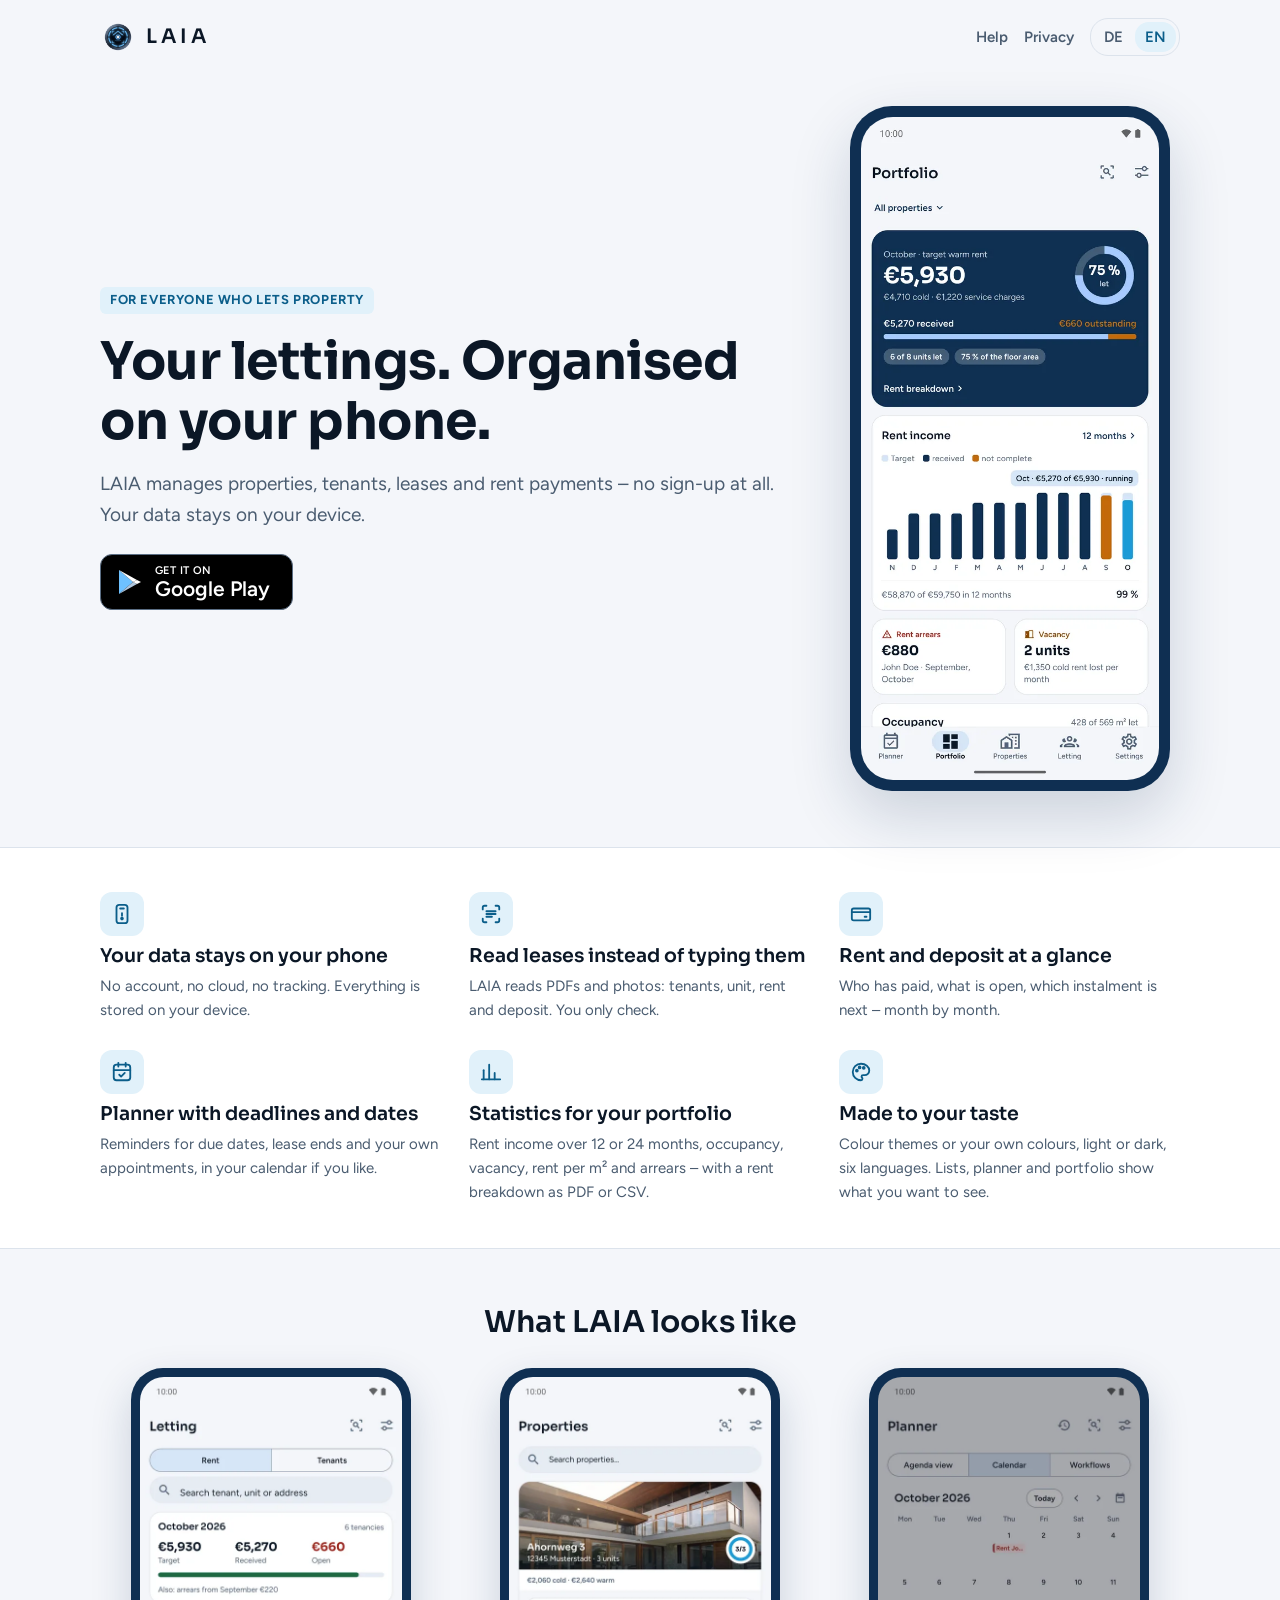
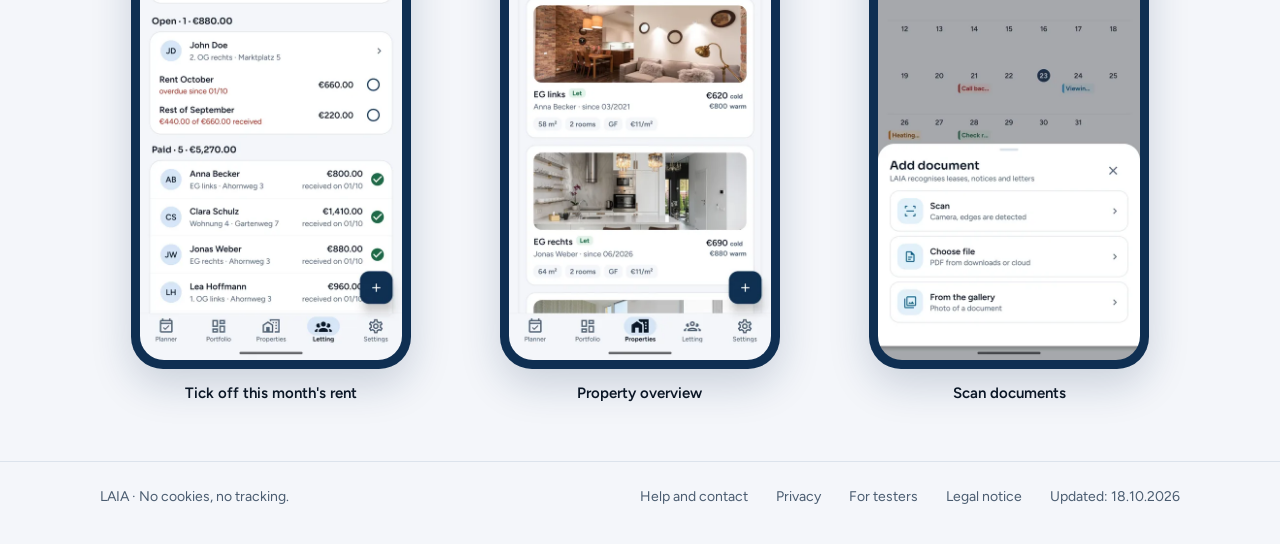
<file: index.html>
<!doctype html>
<html lang="en">
<head>
<meta charset="utf-8">
<meta name="viewport" content="width=device-width, initial-scale=1">
<title>LAIA</title>
<link rel="icon" href="/favicon.png" type="image/png">
<script>location.replace((navigator.language || '').toLowerCase().indexOf('de') === 0 ? '/de/' : '/en/');</script>
</head>
<body>
<p><a href="/de/">Deutsch</a> · <a href="/en/">English</a></p>
</body>
</html>
</file>
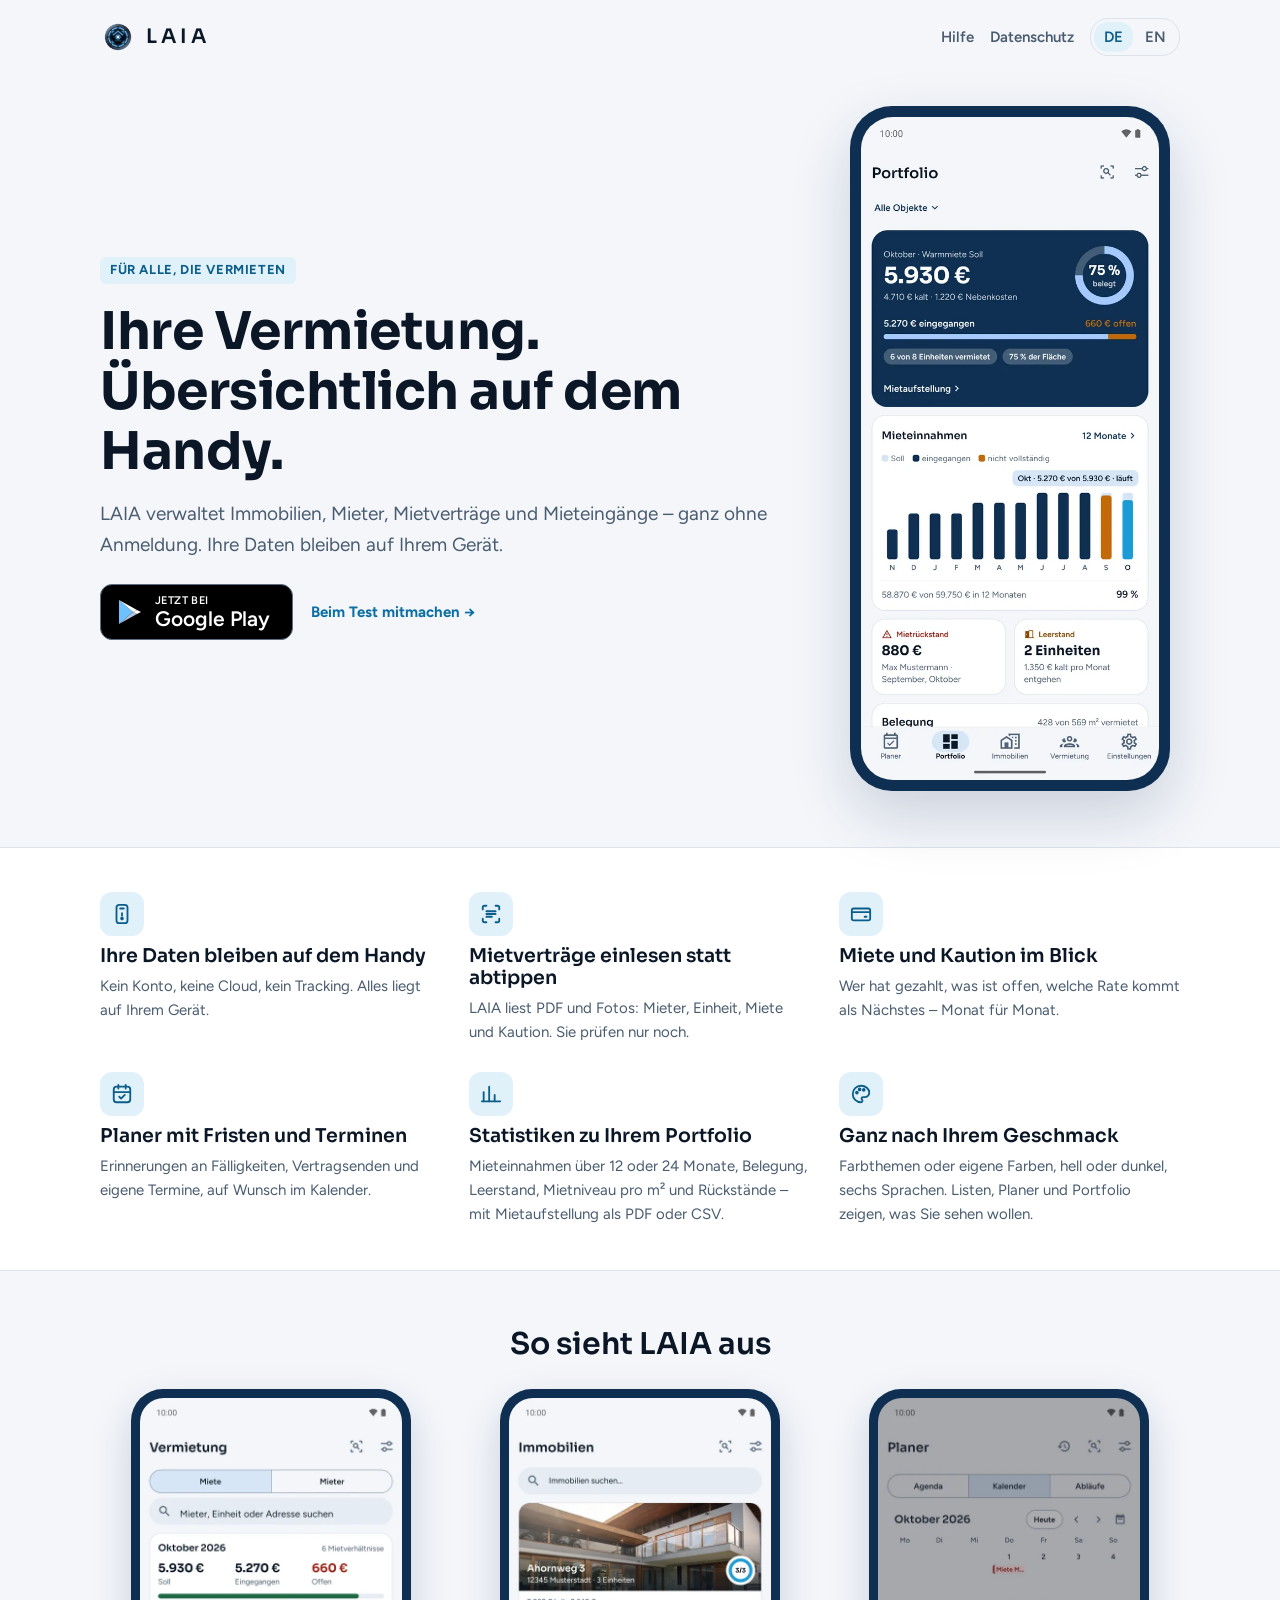
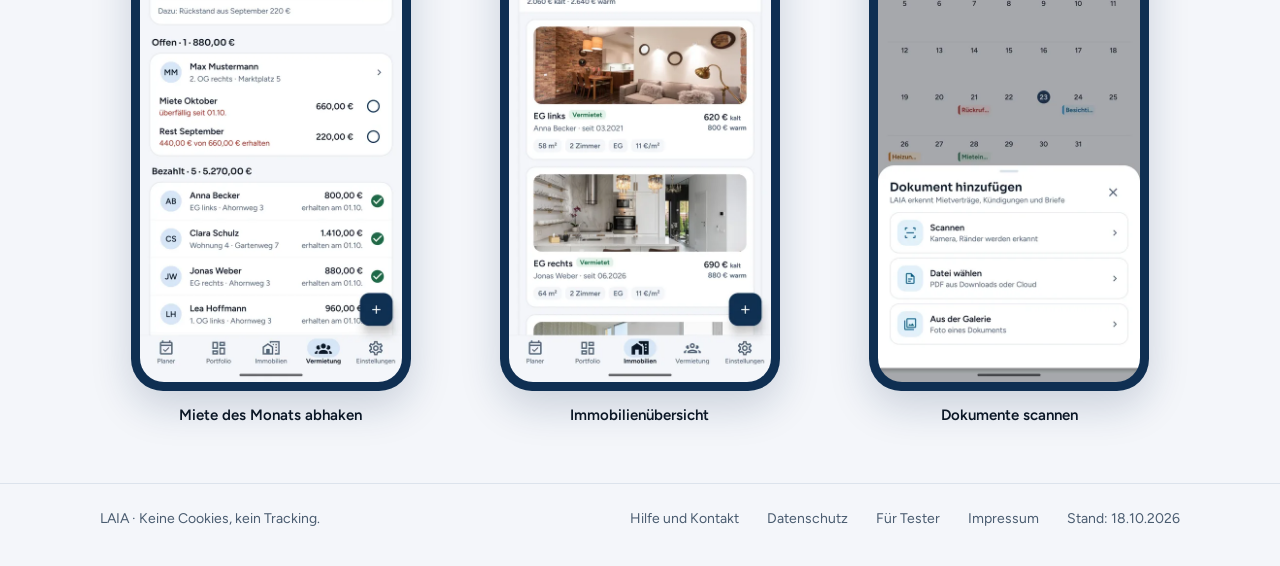
<file: de/index.html>
<!doctype html>
<html lang="de">
<head>
<meta charset="utf-8">
<meta name="viewport" content="width=device-width, initial-scale=1">
<title>LAIA – Vermietung übersichtlich auf dem Handy</title>
<meta name="description" content="LAIA verwaltet Immobilien, Mieter, Mietverträge und Mieteingänge – ganz ohne Anmeldung, die Daten bleiben auf dem Handy.">
<link rel="icon" href="/favicon.png" type="image/png">
<link rel="apple-touch-icon" href="/apple-touch-icon.png">
<link rel="stylesheet" href="/styles.css">
<link rel="alternate" hreflang="en" href="/en/">
</head>
<body>
<header class="site-header">
  <div class="wrap">
    <a class="brand" href="/de/"><img src="/logo.png" alt="" width="36" height="36"><span>LAIA</span></a>
    <nav class="site-nav" aria-label="Seiten">
      <a href="/de/hilfe.html">Hilfe</a>
      <a href="/de/datenschutz.html">Datenschutz</a>
      <span class="lang"><a href="/de/" lang="de" aria-current="true">DE</a><a href="/en/" lang="en">EN</a></span>
    </nav>
  </div>
</header>
<main>
  <section class="hero">
    <div class="wrap">
      <div class="hero-text">
        <span class="eyebrow">Für alle, die vermieten</span>
        <h1>Ihre Vermietung. Übersichtlich auf dem Handy.</h1>
        <p class="lead">LAIA verwaltet Immobilien, Mieter, Mietverträge und Mieteingänge – ganz ohne Anmeldung. Ihre Daten bleiben auf Ihrem Gerät.</p>
        <div class="actions">
          <a class="store-badge" href="https://play.google.com/store/apps/details?id=app.laia" aria-label="LAIA bei Google Play">
            <svg width="26" height="28" viewBox="0 0 26 28" aria-hidden="true"><path d="M2 2l14 12L2 26z" fill="#6EC1FF"/><path d="M2 2l18 10-4 2z" fill="#FFFFFF"/><path d="M2 26l18-10-4-2z" fill="#AFC6DE"/><path d="M20 12l4 2-4 2-4-2z" fill="#FFFFFF"/></svg>
            <span><small>JETZT BEI</small><strong>Google Play</strong></span>
          </a>
          <a class="text-link" href="/de/tester.html">Beim Test mitmachen →</a>
        </div>
      </div>
      <div class="phone">
        <div class="frame"><img src="/screens/de/portfolio.webp" width="540" height="1202" alt="LAIA: Portfolio mit dem Mieteingang des Monats"></div>
      </div>
    </div>
  </section>

  <section class="strengths" aria-label="Stärken">
    <div class="wrap">
      <div class="strength">
        <span class="icon"><svg width="22" height="22" viewBox="0 0 24 24" fill="none" stroke="currentColor" stroke-width="2" stroke-linecap="round" stroke-linejoin="round" aria-hidden="true"><rect x="6" y="2" width="12" height="20" rx="3"/><path d="M10 6h4"/><path d="M12 11v3"/><circle cx="12" cy="17" r="1"/></svg></span>
        <h2>Ihre Daten bleiben auf dem Handy</h2>
        <p>Kein Konto, keine Cloud, kein Tracking. Alles liegt auf Ihrem Gerät.</p>
      </div>
      <div class="strength">
        <span class="icon"><svg width="22" height="22" viewBox="0 0 24 24" fill="none" stroke="currentColor" stroke-width="2" stroke-linecap="round" stroke-linejoin="round" aria-hidden="true"><path d="M3 7V5a2 2 0 0 1 2-2h2M17 3h2a2 2 0 0 1 2 2v2M21 17v2a2 2 0 0 1-2 2h-2M7 21H5a2 2 0 0 1-2-2v-2"/><path d="M7 9h10M7 12h10M7 15h6"/></svg></span>
        <h2>Mietverträge einlesen statt abtippen</h2>
        <p>LAIA liest PDF und Fotos: Mieter, Einheit, Miete und Kaution. Sie prüfen nur noch.</p>
      </div>
      <div class="strength">
        <span class="icon"><svg width="22" height="22" viewBox="0 0 24 24" fill="none" stroke="currentColor" stroke-width="2" stroke-linecap="round" stroke-linejoin="round" aria-hidden="true"><rect x="2" y="6" width="20" height="13" rx="2"/><path d="M2 10h20"/><path d="M16 15h2"/></svg></span>
        <h2>Miete und Kaution im Blick</h2>
        <p>Wer hat gezahlt, was ist offen, welche Rate kommt als Nächstes – Monat für Monat.</p>
      </div>
      <div class="strength">
        <span class="icon"><svg width="22" height="22" viewBox="0 0 24 24" fill="none" stroke="currentColor" stroke-width="2" stroke-linecap="round" stroke-linejoin="round" aria-hidden="true"><rect x="3" y="4" width="18" height="17" rx="3"/><path d="M8 2v4M16 2v4M3 10h18"/><path d="M9 15l2 2 4-4"/></svg></span>
        <h2>Planer mit Fristen und Terminen</h2>
        <p>Erinnerungen an Fälligkeiten, Vertragsenden und eigene Termine, auf Wunsch im Kalender.</p>
      </div>
      <div class="strength">
        <span class="icon"><svg width="22" height="22" viewBox="0 0 24 24" fill="none" stroke="currentColor" stroke-width="2" stroke-linecap="round" stroke-linejoin="round" aria-hidden="true"><path d="M4 20V10"/><path d="M10 20V4"/><path d="M16 20v-7"/><path d="M22 20H2"/></svg></span>
        <h2>Statistiken zu Ihrem Portfolio</h2>
        <p>Mieteinnahmen über 12 oder 24 Monate, Belegung, Leerstand, Mietniveau pro m² und Rückstände – mit Mietaufstellung als PDF oder CSV.</p>
      </div>
      <div class="strength">
        <span class="icon"><svg width="22" height="22" viewBox="0 0 24 24" fill="none" stroke="currentColor" stroke-width="2" stroke-linecap="round" stroke-linejoin="round" aria-hidden="true"><path d="M12 3a9 9 0 0 0 0 18c1.1 0 1.6-.8 1.6-1.6 0-.5-.2-.9-.5-1.2-.3-.3-.5-.7-.5-1.2 0-.9.7-1.6 1.6-1.6H16a5 5 0 0 0 5-5c0-4-4-7.4-9-7.4z"/><circle cx="7.5" cy="10.5" r="1"/><circle cx="10.5" cy="7" r="1"/><circle cx="15" cy="7.5" r="1"/></svg></span>
        <h2>Ganz nach Ihrem Geschmack</h2>
        <p>Farbthemen oder eigene Farben, hell oder dunkel, sechs Sprachen. Listen, Planer und Portfolio zeigen, was Sie sehen wollen.</p>
      </div>
    </div>
  </section>

  <section class="gallery" aria-label="Bilder der App">
    <div class="wrap">
      <h2>So sieht LAIA aus</h2>
      <div class="shots">
        <figure><div class="frame"><img src="/screens/de/miete.webp" width="540" height="1202" alt="Miete des Monats mit offenen Posten" loading="lazy"></div><figcaption>Miete des Monats abhaken</figcaption></figure>
        <figure><div class="frame"><img src="/screens/de/immobilien.webp" width="540" height="1202" alt="Gebäude, Adressen und Einheiten aufgeklappt, mit Fotos" loading="lazy"></div><figcaption>Immobilienübersicht</figcaption></figure>
        <figure><div class="frame"><img src="/screens/de/scannen.webp" width="540" height="1202" alt="Dokument hinzufügen über dem Kalender: scannen, Foto oder Datei" loading="lazy"></div><figcaption>Dokumente scannen</figcaption></figure>
      </div>
    </div>
  </section>
</main>
<footer class="site-footer">
  <div class="wrap">
    <span>LAIA · Keine Cookies, kein Tracking.</span>
    <a href="/de/hilfe.html">Hilfe und Kontakt</a>
    <a href="/de/datenschutz.html">Datenschutz</a>
    <a href="/de/tester.html">Für Tester</a>
    <a href="/de/impressum.html">Impressum</a>
    <span>Stand: 18.10.2026</span>
  </div>
</footer>
</body>
</html>
</file>
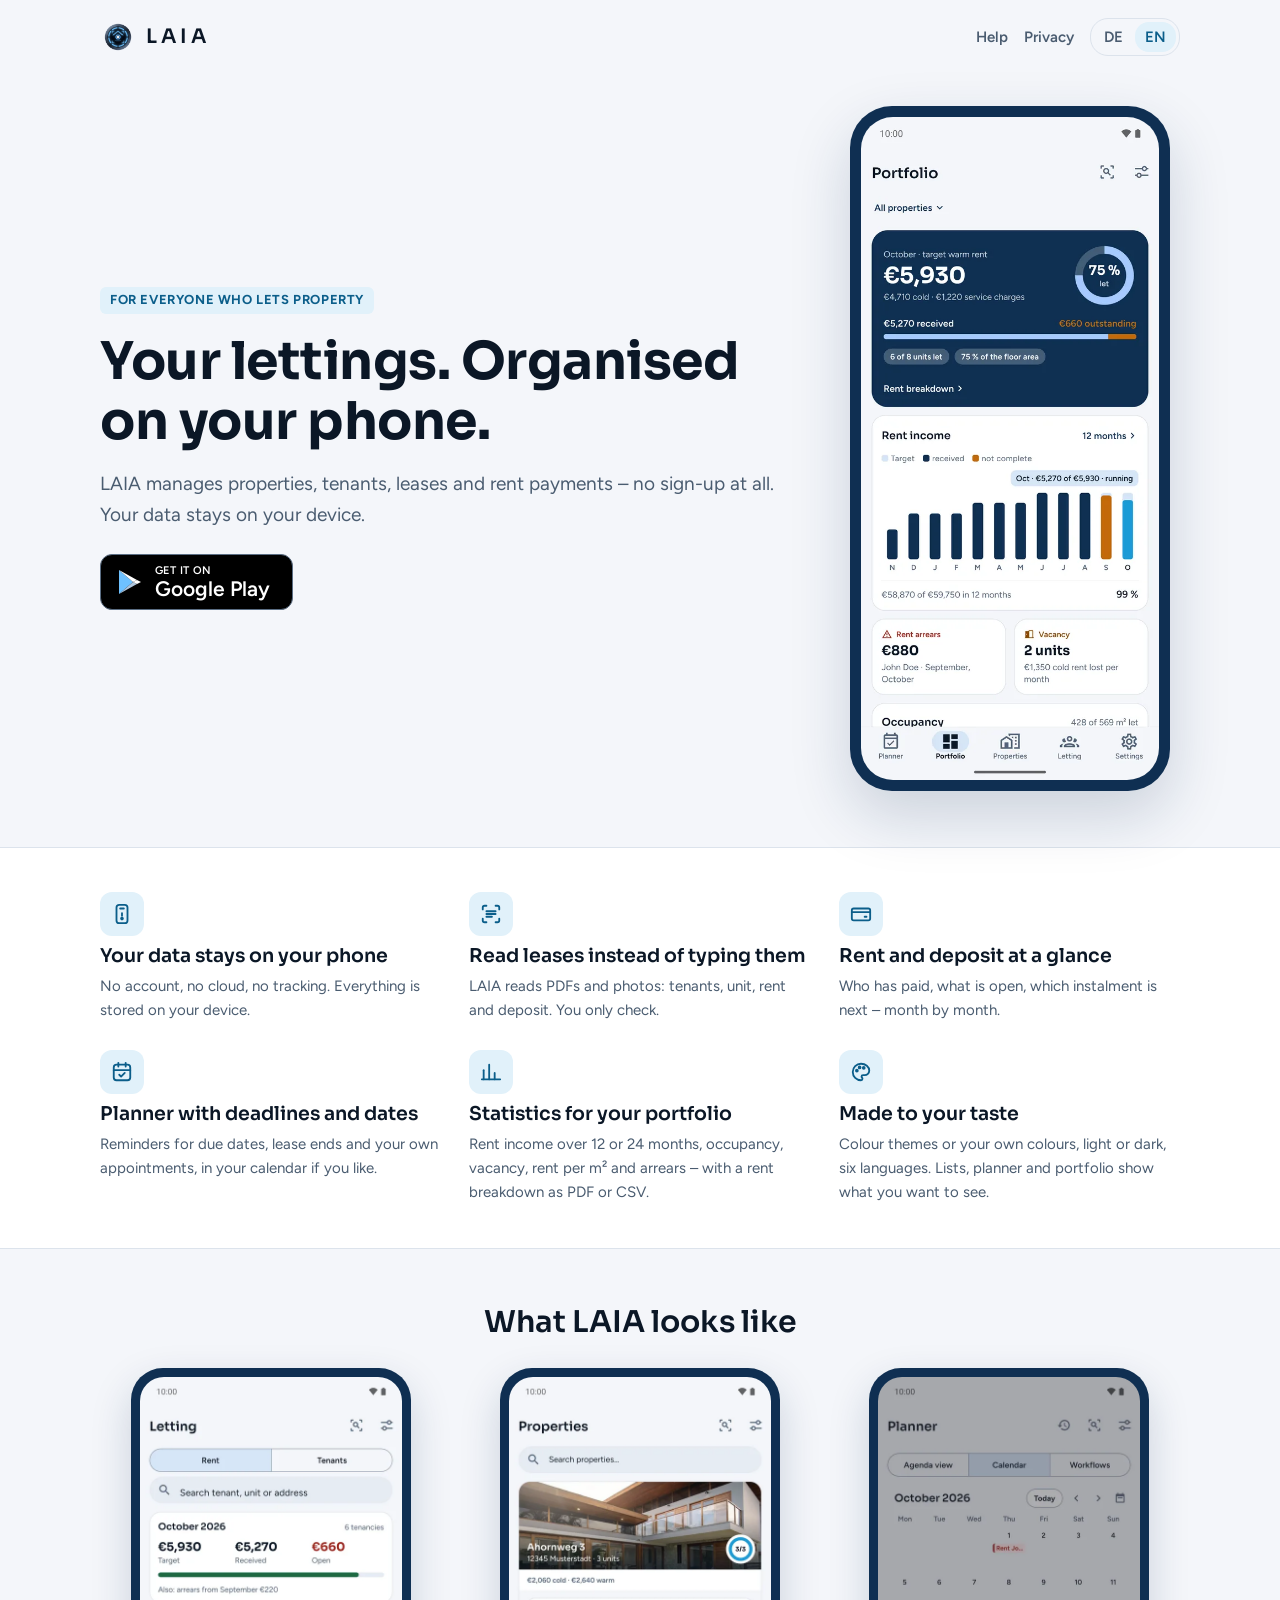
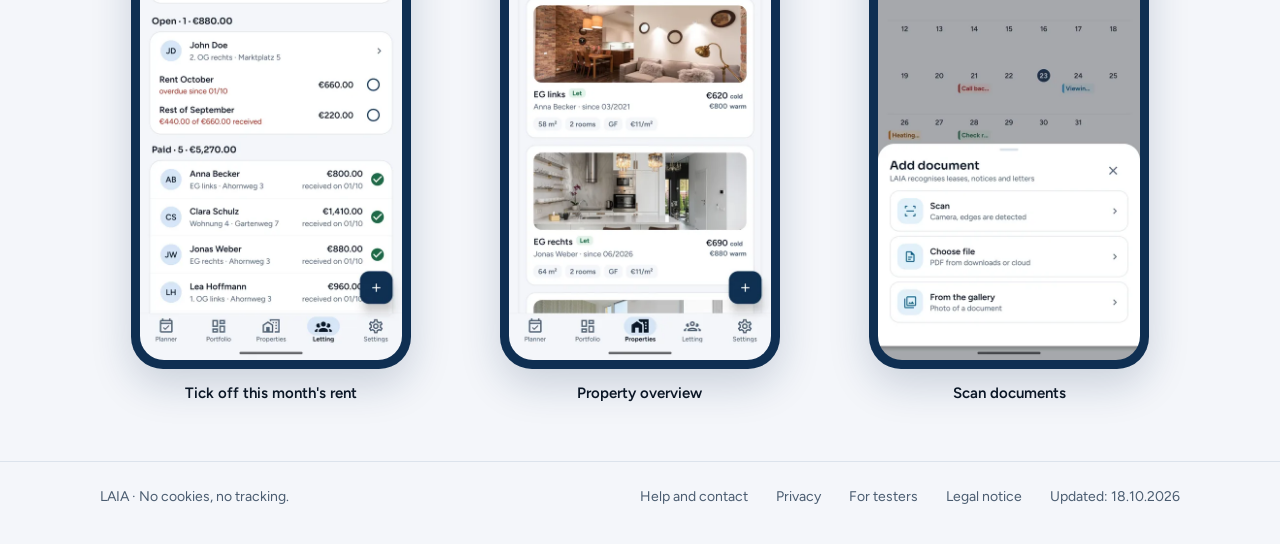
<file: en/index.html>
<!doctype html>
<html lang="en">
<head>
<meta charset="utf-8">
<meta name="viewport" content="width=device-width, initial-scale=1">
<title>LAIA – your lettings, organised on your phone</title>
<meta name="description" content="LAIA manages properties, tenants, leases and rent payments – no sign-up at all, your data stays on your phone.">
<link rel="icon" href="/favicon.png" type="image/png">
<link rel="apple-touch-icon" href="/apple-touch-icon.png">
<link rel="stylesheet" href="/styles.css">
<link rel="alternate" hreflang="de" href="/de/">
</head>
<body>
<header class="site-header">
  <div class="wrap">
    <a class="brand" href="/en/"><img src="/logo.png" alt="" width="36" height="36"><span>LAIA</span></a>
    <nav class="site-nav" aria-label="Pages">
      <a href="/en/help.html">Help</a>
      <a href="/en/privacy.html">Privacy</a>
      <span class="lang"><a href="/de/" lang="de">DE</a><a href="/en/" lang="en" aria-current="true">EN</a></span>
    </nav>
  </div>
</header>
<main>
  <section class="hero">
    <div class="wrap">
      <div class="hero-text">
        <span class="eyebrow">For everyone who lets property</span>
        <h1>Your lettings. Organised on your phone.</h1>
        <p class="lead">LAIA manages properties, tenants, leases and rent payments – no sign-up at all. Your data stays on your device.</p>
        <div class="actions">
          <a class="store-badge" href="https://play.google.com/store/apps/details?id=app.laia" aria-label="LAIA on Google Play">
            <svg width="26" height="28" viewBox="0 0 26 28" aria-hidden="true"><path d="M2 2l14 12L2 26z" fill="#6EC1FF"/><path d="M2 2l18 10-4 2z" fill="#FFFFFF"/><path d="M2 26l18-10-4-2z" fill="#AFC6DE"/><path d="M20 12l4 2-4 2-4-2z" fill="#FFFFFF"/></svg>
            <span><small>GET IT ON</small><strong>Google Play</strong></span>
          </a>
        </div>
      </div>
      <div class="phone">
        <div class="frame"><img src="/screens/en/portfolio.webp" width="540" height="1202" alt="LAIA: portfolio with this month's rent"></div>
      </div>
    </div>
  </section>

  <section class="strengths" aria-label="Strengths">
    <div class="wrap">
      <div class="strength">
        <span class="icon"><svg width="22" height="22" viewBox="0 0 24 24" fill="none" stroke="currentColor" stroke-width="2" stroke-linecap="round" stroke-linejoin="round" aria-hidden="true"><rect x="6" y="2" width="12" height="20" rx="3"/><path d="M10 6h4"/><path d="M12 11v3"/><circle cx="12" cy="17" r="1"/></svg></span>
        <h2>Your data stays on your phone</h2>
        <p>No account, no cloud, no tracking. Everything is stored on your device.</p>
      </div>
      <div class="strength">
        <span class="icon"><svg width="22" height="22" viewBox="0 0 24 24" fill="none" stroke="currentColor" stroke-width="2" stroke-linecap="round" stroke-linejoin="round" aria-hidden="true"><path d="M3 7V5a2 2 0 0 1 2-2h2M17 3h2a2 2 0 0 1 2 2v2M21 17v2a2 2 0 0 1-2 2h-2M7 21H5a2 2 0 0 1-2-2v-2"/><path d="M7 9h10M7 12h10M7 15h6"/></svg></span>
        <h2>Read leases instead of typing them</h2>
        <p>LAIA reads PDFs and photos: tenants, unit, rent and deposit. You only check.</p>
      </div>
      <div class="strength">
        <span class="icon"><svg width="22" height="22" viewBox="0 0 24 24" fill="none" stroke="currentColor" stroke-width="2" stroke-linecap="round" stroke-linejoin="round" aria-hidden="true"><rect x="2" y="6" width="20" height="13" rx="2"/><path d="M2 10h20"/><path d="M16 15h2"/></svg></span>
        <h2>Rent and deposit at a glance</h2>
        <p>Who has paid, what is open, which instalment is next – month by month.</p>
      </div>
      <div class="strength">
        <span class="icon"><svg width="22" height="22" viewBox="0 0 24 24" fill="none" stroke="currentColor" stroke-width="2" stroke-linecap="round" stroke-linejoin="round" aria-hidden="true"><rect x="3" y="4" width="18" height="17" rx="3"/><path d="M8 2v4M16 2v4M3 10h18"/><path d="M9 15l2 2 4-4"/></svg></span>
        <h2>Planner with deadlines and dates</h2>
        <p>Reminders for due dates, lease ends and your own appointments, in your calendar if you like.</p>
      </div>
      <div class="strength">
        <span class="icon"><svg width="22" height="22" viewBox="0 0 24 24" fill="none" stroke="currentColor" stroke-width="2" stroke-linecap="round" stroke-linejoin="round" aria-hidden="true"><path d="M4 20V10"/><path d="M10 20V4"/><path d="M16 20v-7"/><path d="M22 20H2"/></svg></span>
        <h2>Statistics for your portfolio</h2>
        <p>Rent income over 12 or 24 months, occupancy, vacancy, rent per m² and arrears – with a rent breakdown as PDF or CSV.</p>
      </div>
      <div class="strength">
        <span class="icon"><svg width="22" height="22" viewBox="0 0 24 24" fill="none" stroke="currentColor" stroke-width="2" stroke-linecap="round" stroke-linejoin="round" aria-hidden="true"><path d="M12 3a9 9 0 0 0 0 18c1.1 0 1.6-.8 1.6-1.6 0-.5-.2-.9-.5-1.2-.3-.3-.5-.7-.5-1.2 0-.9.7-1.6 1.6-1.6H16a5 5 0 0 0 5-5c0-4-4-7.4-9-7.4z"/><circle cx="7.5" cy="10.5" r="1"/><circle cx="10.5" cy="7" r="1"/><circle cx="15" cy="7.5" r="1"/></svg></span>
        <h2>Made to your taste</h2>
        <p>Colour themes or your own colours, light or dark, six languages. Lists, planner and portfolio show what you want to see.</p>
      </div>
    </div>
  </section>

  <section class="gallery" aria-label="Pictures of the app">
    <div class="wrap">
      <h2>What LAIA looks like</h2>
      <div class="shots">
        <figure><div class="frame"><img src="/screens/en/miete.webp" width="540" height="1202" alt="This month's rent with open items" loading="lazy"></div><figcaption>Tick off this month's rent</figcaption></figure>
        <figure><div class="frame"><img src="/screens/en/immobilien.webp" width="540" height="1202" alt="Buildings, addresses and units expanded, with photos" loading="lazy"></div><figcaption>Property overview</figcaption></figure>
        <figure><div class="frame"><img src="/screens/en/scannen.webp" width="540" height="1202" alt="Add a document over the calendar: scan, photo or file" loading="lazy"></div><figcaption>Scan documents</figcaption></figure>
      </div>
    </div>
  </section>
</main>
<footer class="site-footer">
  <div class="wrap">
    <span>LAIA · No cookies, no tracking.</span>
    <a href="/en/help.html">Help and contact</a>
    <a href="/en/privacy.html">Privacy</a>
    <a href="/en/tester.html">For testers</a>
    <a href="/en/legal-notice.html">Legal notice</a>
    <span>Updated: 18.10.2026</span>
  </div>
</footer>
</body>
</html>
</file>
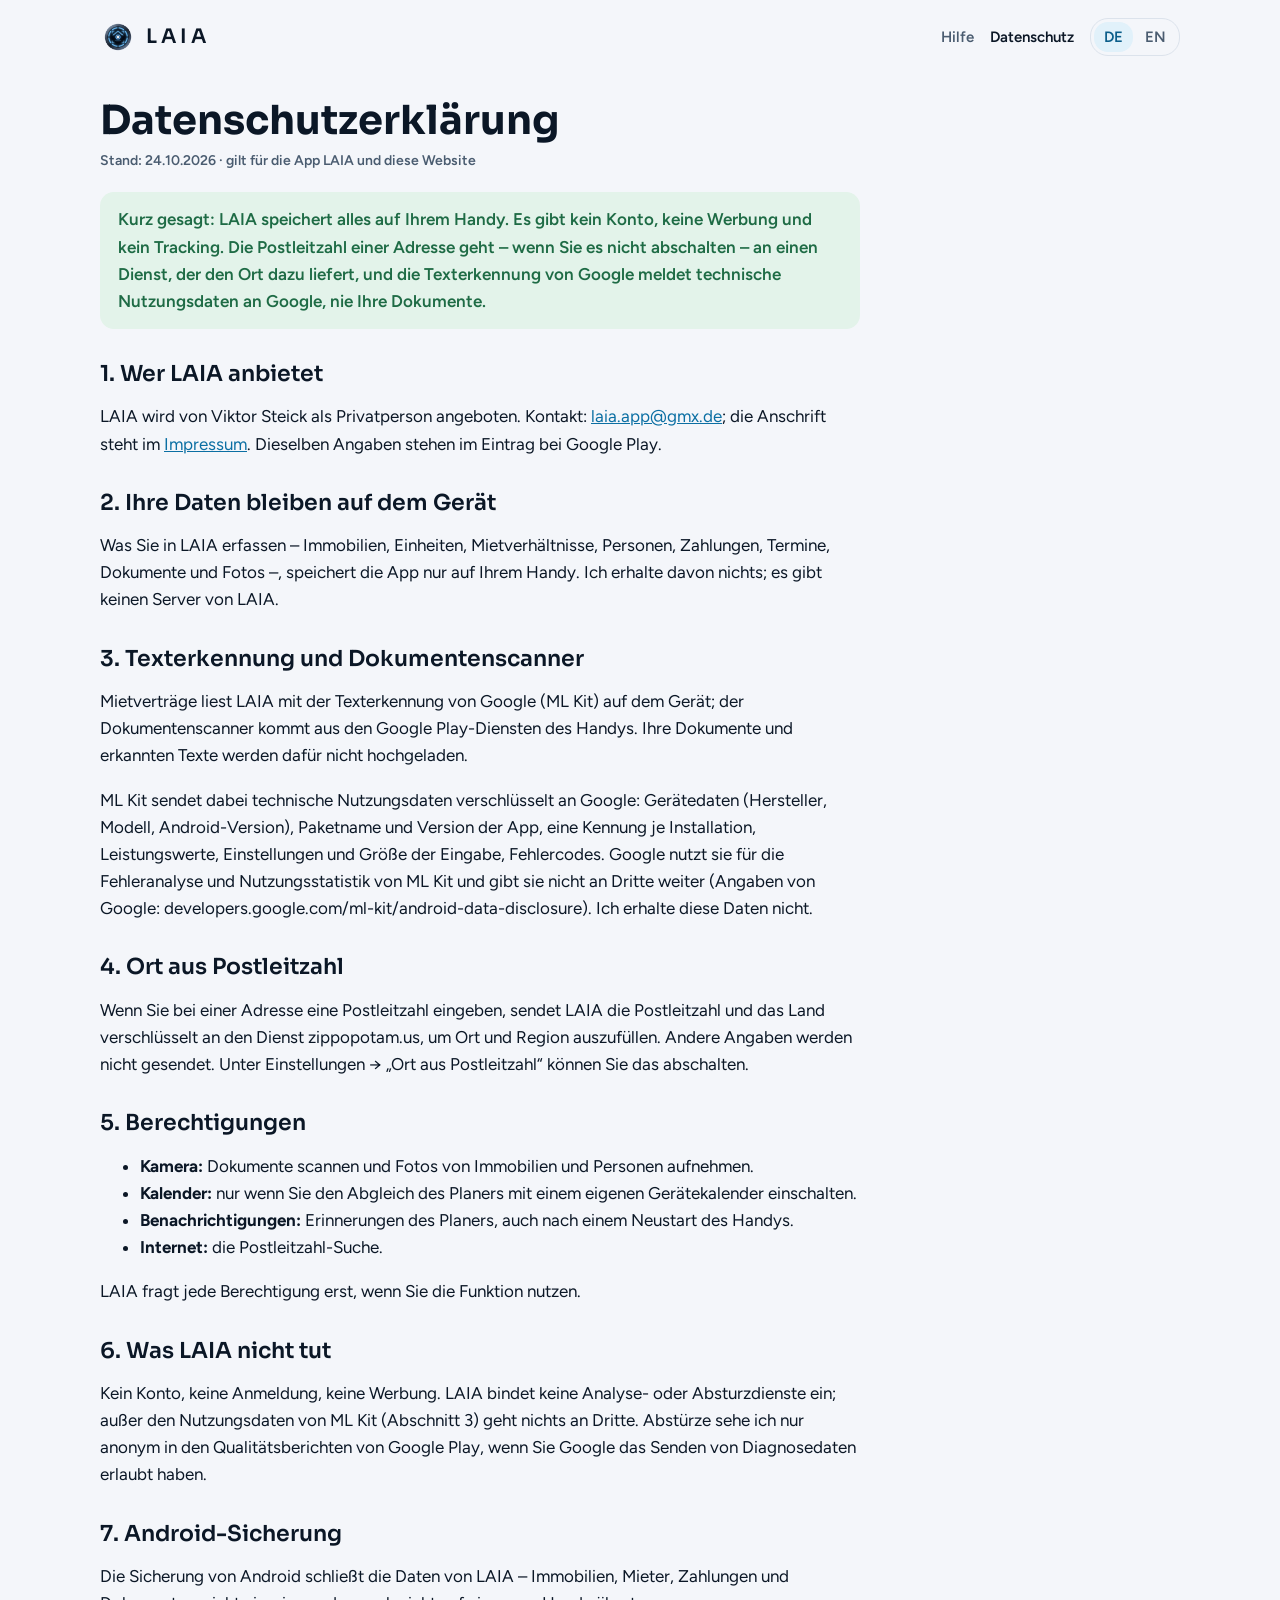
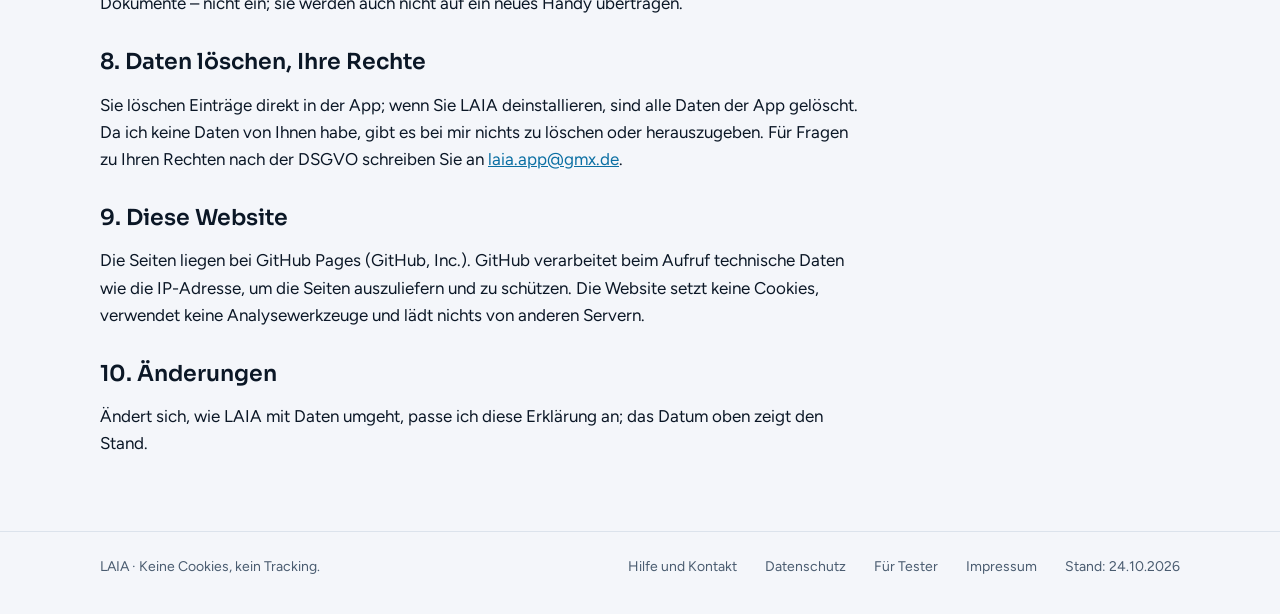
<file: de/datenschutz.html>
<!doctype html>
<html lang="de">
<head>
<meta charset="utf-8">
<meta name="viewport" content="width=device-width, initial-scale=1">
<title>Datenschutzerklärung – LAIA</title>
<meta name="description" content="Wie LAIA mit Ihren Daten umgeht: alles bleibt auf Ihrem Handy, kein Konto, keine Werbung, kein Tracking.">
<link rel="icon" href="/favicon.png" type="image/png">
<link rel="apple-touch-icon" href="/apple-touch-icon.png">
<link rel="stylesheet" href="/styles.css">
<link rel="alternate" hreflang="en" href="/en/privacy.html">
</head>
<body>
<header class="site-header">
  <div class="wrap">
    <a class="brand" href="/de/"><img src="/logo.png" alt="" width="36" height="36"><span>LAIA</span></a>
    <nav class="site-nav" aria-label="Seiten">
      <a href="/de/hilfe.html">Hilfe</a>
      <a href="/de/datenschutz.html" aria-current="page">Datenschutz</a>
      <span class="lang"><a href="/de/datenschutz.html" lang="de" aria-current="true">DE</a><a href="/en/privacy.html" lang="en">EN</a></span>
    </nav>
  </div>
</header>
<main class="page">
  <div class="wrap">
    <article>
      <h1>Datenschutzerklärung</h1>
      <p class="updated">Stand: 24.10.2026 · gilt für die App LAIA und diese Website</p>
      <p class="summary">Kurz gesagt: LAIA speichert alles auf Ihrem Handy. Es gibt kein Konto, keine Werbung und kein Tracking. Die Postleitzahl einer Adresse geht – wenn Sie es nicht abschalten – an einen Dienst, der den Ort dazu liefert, und die Texterkennung von Google meldet technische Nutzungsdaten an Google, nie Ihre Dokumente.</p>

      <h2 id="wer">1. Wer LAIA anbietet</h2>
      <p>LAIA wird von Viktor Steick als Privatperson angeboten. Kontakt: <a href="mailto:laia.app@gmx.de">laia.app@gmx.de</a>; die Anschrift steht im <a href="/de/impressum.html">Impressum</a>. Dieselben Angaben stehen im Eintrag bei Google Play.</p>

      <h2 id="daten">2. Ihre Daten bleiben auf dem Gerät</h2>
      <p>Was Sie in LAIA erfassen – Immobilien, Einheiten, Mietverhältnisse, Personen, Zahlungen, Termine, Dokumente und Fotos –, speichert die App nur auf Ihrem Handy. Ich erhalte davon nichts; es gibt keinen Server von LAIA.</p>

      <h2 id="ocr">3. Texterkennung und Dokumentenscanner</h2>
      <p>Mietverträge liest LAIA mit der Texterkennung von Google (ML Kit) auf dem Gerät; der Dokumentenscanner kommt aus den Google Play-Diensten des Handys. Ihre Dokumente und erkannten Texte werden dafür nicht hochgeladen.</p>
      <p>ML Kit sendet dabei technische Nutzungsdaten verschlüsselt an Google: Gerätedaten (Hersteller, Modell, Android-Version), Paketname und Version der App, eine Kennung je Installation, Leistungswerte, Einstellungen und Größe der Eingabe, Fehlercodes. Google nutzt sie für die Fehleranalyse und Nutzungsstatistik von ML Kit und gibt sie nicht an Dritte weiter (Angaben von Google: developers.google.com/ml-kit/android-data-disclosure). Ich erhalte diese Daten nicht.</p>

      <h2 id="plz">4. Ort aus Postleitzahl</h2>
      <p>Wenn Sie bei einer Adresse eine Postleitzahl eingeben, sendet LAIA die Postleitzahl und das Land verschlüsselt an den Dienst zippopotam.us, um Ort und Region auszufüllen. Andere Angaben werden nicht gesendet. Unter Einstellungen → „Ort aus Postleitzahl“ können Sie das abschalten.</p>

      <h2 id="berechtigungen">5. Berechtigungen</h2>
      <ul>
        <li><strong>Kamera:</strong> Dokumente scannen und Fotos von Immobilien und Personen aufnehmen.</li>
        <li><strong>Kalender:</strong> nur wenn Sie den Abgleich des Planers mit einem eigenen Gerätekalender einschalten.</li>
        <li><strong>Benachrichtigungen:</strong> Erinnerungen des Planers, auch nach einem Neustart des Handys.</li>
        <li><strong>Internet:</strong> die Postleitzahl-Suche.</li>
      </ul>
      <p>LAIA fragt jede Berechtigung erst, wenn Sie die Funktion nutzen.</p>

      <h2 id="nicht">6. Was LAIA nicht tut</h2>
      <p>Kein Konto, keine Anmeldung, keine Werbung. LAIA bindet keine Analyse- oder Absturzdienste ein; außer den Nutzungsdaten von ML Kit (Abschnitt 3) geht nichts an Dritte. Abstürze sehe ich nur anonym in den Qualitätsberichten von Google Play, wenn Sie Google das Senden von Diagnosedaten erlaubt haben.</p>

      <h2 id="sicherung">7. Android-Sicherung</h2>
      <p>Die Sicherung von Android schließt die Daten von LAIA – Immobilien, Mieter, Zahlungen und Dokumente – nicht ein; sie werden auch nicht auf ein neues Handy übertragen.</p>

      <h2 id="loeschen">8. Daten löschen, Ihre Rechte</h2>
      <p>Sie löschen Einträge direkt in der App; wenn Sie LAIA deinstallieren, sind alle Daten der App gelöscht. Da ich keine Daten von Ihnen habe, gibt es bei mir nichts zu löschen oder herauszugeben. Für Fragen zu Ihren Rechten nach der DSGVO schreiben Sie an <a href="mailto:laia.app@gmx.de">laia.app@gmx.de</a>.</p>

      <h2 id="website">9. Diese Website</h2>
      <p>Die Seiten liegen bei GitHub Pages (GitHub, Inc.). GitHub verarbeitet beim Aufruf technische Daten wie die IP-Adresse, um die Seiten auszuliefern und zu schützen. Die Website setzt keine Cookies, verwendet keine Analysewerkzeuge und lädt nichts von anderen Servern.</p>

      <h2 id="aenderungen">10. Änderungen</h2>
      <p>Ändert sich, wie LAIA mit Daten umgeht, passe ich diese Erklärung an; das Datum oben zeigt den Stand.</p>
    </article>
  </div>
</main>
<footer class="site-footer">
  <div class="wrap">
    <span>LAIA · Keine Cookies, kein Tracking.</span>
    <a href="/de/hilfe.html">Hilfe und Kontakt</a>
    <a href="/de/datenschutz.html">Datenschutz</a>
    <a href="/de/tester.html">Für Tester</a>
    <a href="/de/impressum.html">Impressum</a>
    <span>Stand: 24.10.2026</span>
  </div>
</footer>
</body>
</html>
</file>
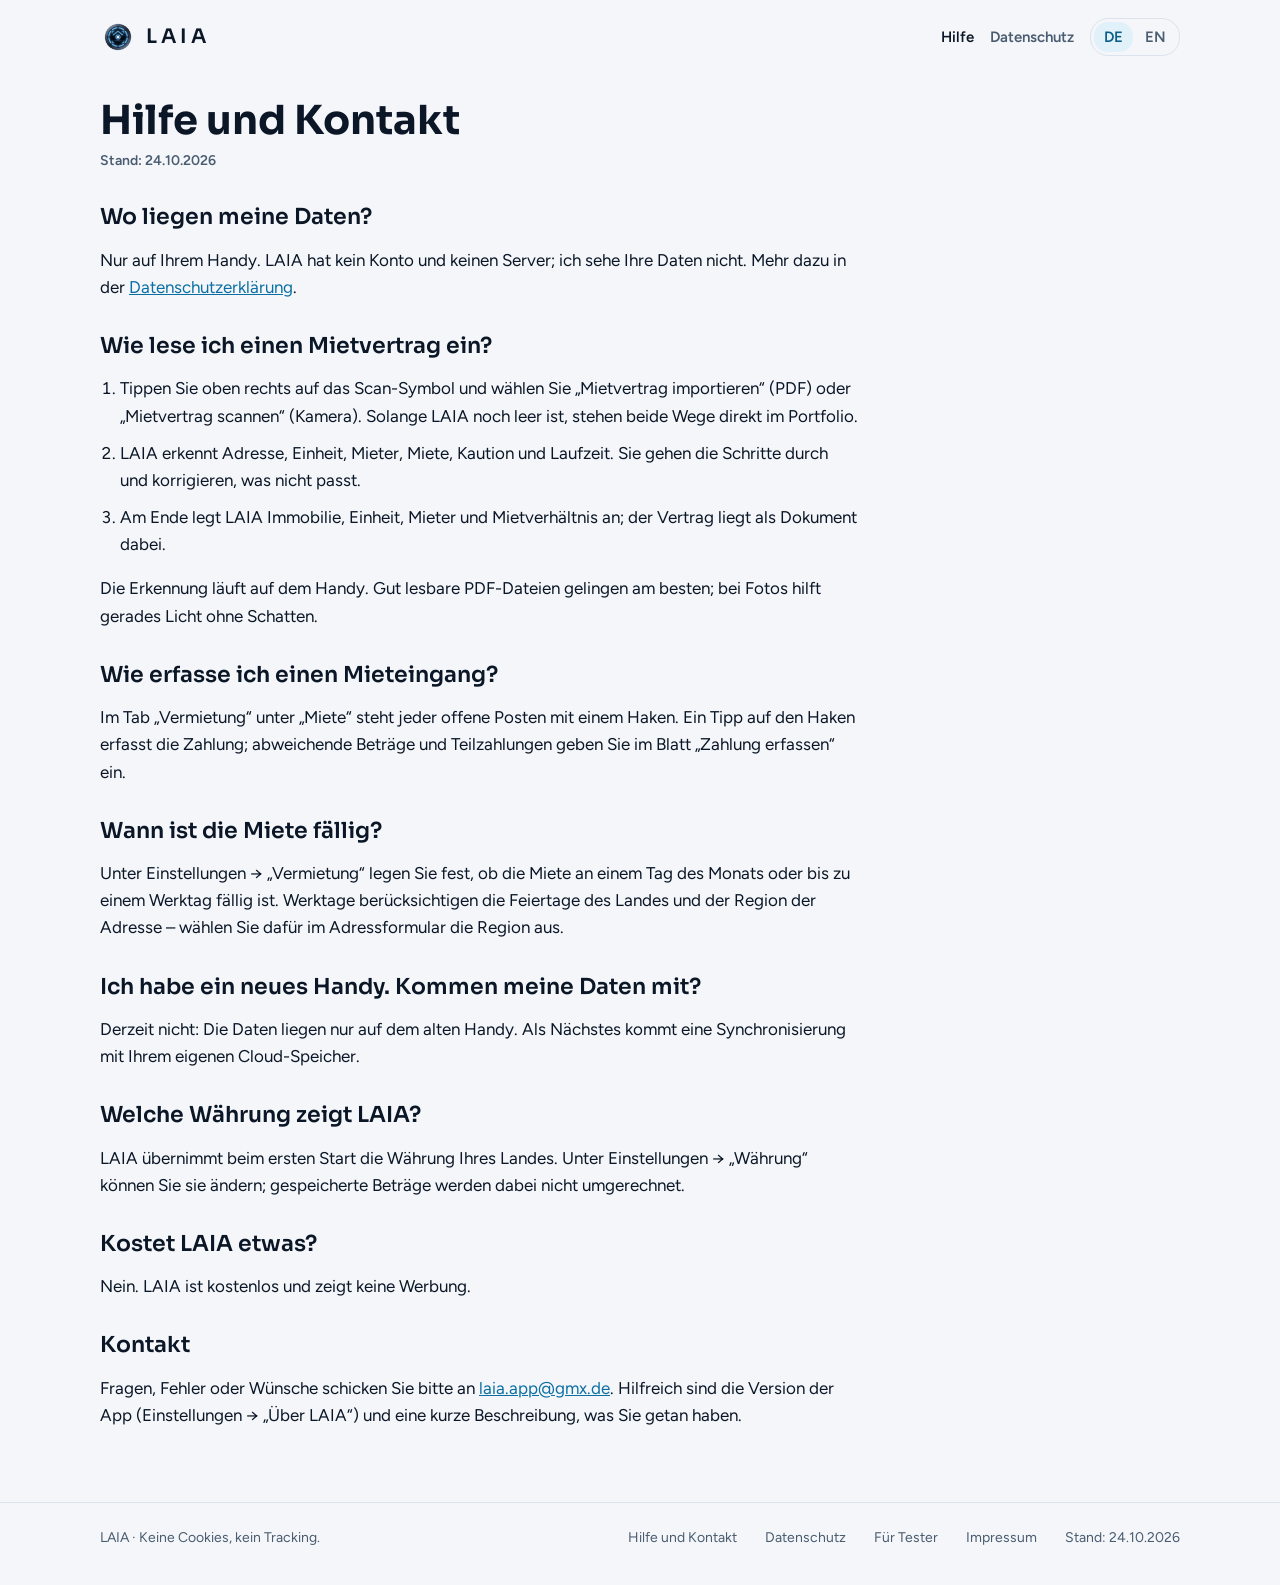
<file: de/hilfe.html>
<!doctype html>
<html lang="de">
<head>
<meta charset="utf-8">
<meta name="viewport" content="width=device-width, initial-scale=1">
<title>Hilfe und Kontakt – LAIA</title>
<meta name="description" content="Antworten auf häufige Fragen zu LAIA: wo Ihre Daten liegen, wie Sie einen Mietvertrag einlesen und wie Sie Kontakt aufnehmen.">
<link rel="icon" href="/favicon.png" type="image/png">
<link rel="apple-touch-icon" href="/apple-touch-icon.png">
<link rel="stylesheet" href="/styles.css">
<link rel="alternate" hreflang="en" href="/en/help.html">
</head>
<body>
<header class="site-header">
  <div class="wrap">
    <a class="brand" href="/de/"><img src="/logo.png" alt="" width="36" height="36"><span>LAIA</span></a>
    <nav class="site-nav" aria-label="Seiten">
      <a href="/de/hilfe.html" aria-current="page">Hilfe</a>
      <a href="/de/datenschutz.html">Datenschutz</a>
      <span class="lang"><a href="/de/hilfe.html" lang="de" aria-current="true">DE</a><a href="/en/help.html" lang="en">EN</a></span>
    </nav>
  </div>
</header>
<main class="page">
  <div class="wrap">
    <article>
      <h1>Hilfe und Kontakt</h1>
      <p class="updated">Stand: 24.10.2026</p>

      <h2>Wo liegen meine Daten?</h2>
      <p>Nur auf Ihrem Handy. LAIA hat kein Konto und keinen Server; ich sehe Ihre Daten nicht. Mehr dazu in der <a href="/de/datenschutz.html">Datenschutzerklärung</a>.</p>

      <h2>Wie lese ich einen Mietvertrag ein?</h2>
      <ol class="steps">
        <li>Tippen Sie oben rechts auf das Scan-Symbol und wählen Sie „Mietvertrag importieren“ (PDF) oder „Mietvertrag scannen“ (Kamera). Solange LAIA noch leer ist, stehen beide Wege direkt im Portfolio.</li>
        <li>LAIA erkennt Adresse, Einheit, Mieter, Miete, Kaution und Laufzeit. Sie gehen die Schritte durch und korrigieren, was nicht passt.</li>
        <li>Am Ende legt LAIA Immobilie, Einheit, Mieter und Mietverhältnis an; der Vertrag liegt als Dokument dabei.</li>
      </ol>
      <p>Die Erkennung läuft auf dem Handy. Gut lesbare PDF-Dateien gelingen am besten; bei Fotos hilft gerades Licht ohne Schatten.</p>

      <h2>Wie erfasse ich einen Mieteingang?</h2>
      <p>Im Tab „Vermietung“ unter „Miete“ steht jeder offene Posten mit einem Haken. Ein Tipp auf den Haken erfasst die Zahlung; abweichende Beträge und Teilzahlungen geben Sie im Blatt „Zahlung erfassen“ ein.</p>

      <h2>Wann ist die Miete fällig?</h2>
      <p>Unter Einstellungen → „Vermietung“ legen Sie fest, ob die Miete an einem Tag des Monats oder bis zu einem Werktag fällig ist. Werktage berücksichtigen die Feiertage des Landes und der Region der Adresse – wählen Sie dafür im Adressformular die Region aus.</p>

      <h2>Ich habe ein neues Handy. Kommen meine Daten mit?</h2>
      <p>Derzeit nicht: Die Daten liegen nur auf dem alten Handy. Als Nächstes kommt eine Synchronisierung mit Ihrem eigenen Cloud-Speicher.</p>

      <h2>Welche Währung zeigt LAIA?</h2>
      <p>LAIA übernimmt beim ersten Start die Währung Ihres Landes. Unter Einstellungen → „Währung“ können Sie sie ändern; gespeicherte Beträge werden dabei nicht umgerechnet.</p>

      <h2>Kostet LAIA etwas?</h2>
      <p>Nein. LAIA ist kostenlos und zeigt keine Werbung.</p>

      <h2 id="kontakt">Kontakt</h2>
      <p>Fragen, Fehler oder Wünsche schicken Sie bitte an <a href="mailto:laia.app@gmx.de">laia.app@gmx.de</a>. Hilfreich sind die Version der App (Einstellungen → „Über LAIA“) und eine kurze Beschreibung, was Sie getan haben.</p>
    </article>
  </div>
</main>
<footer class="site-footer">
  <div class="wrap">
    <span>LAIA · Keine Cookies, kein Tracking.</span>
    <a href="/de/hilfe.html">Hilfe und Kontakt</a>
    <a href="/de/datenschutz.html">Datenschutz</a>
    <a href="/de/tester.html">Für Tester</a>
    <a href="/de/impressum.html">Impressum</a>
    <span>Stand: 24.10.2026</span>
  </div>
</footer>
</body>
</html>
</file>
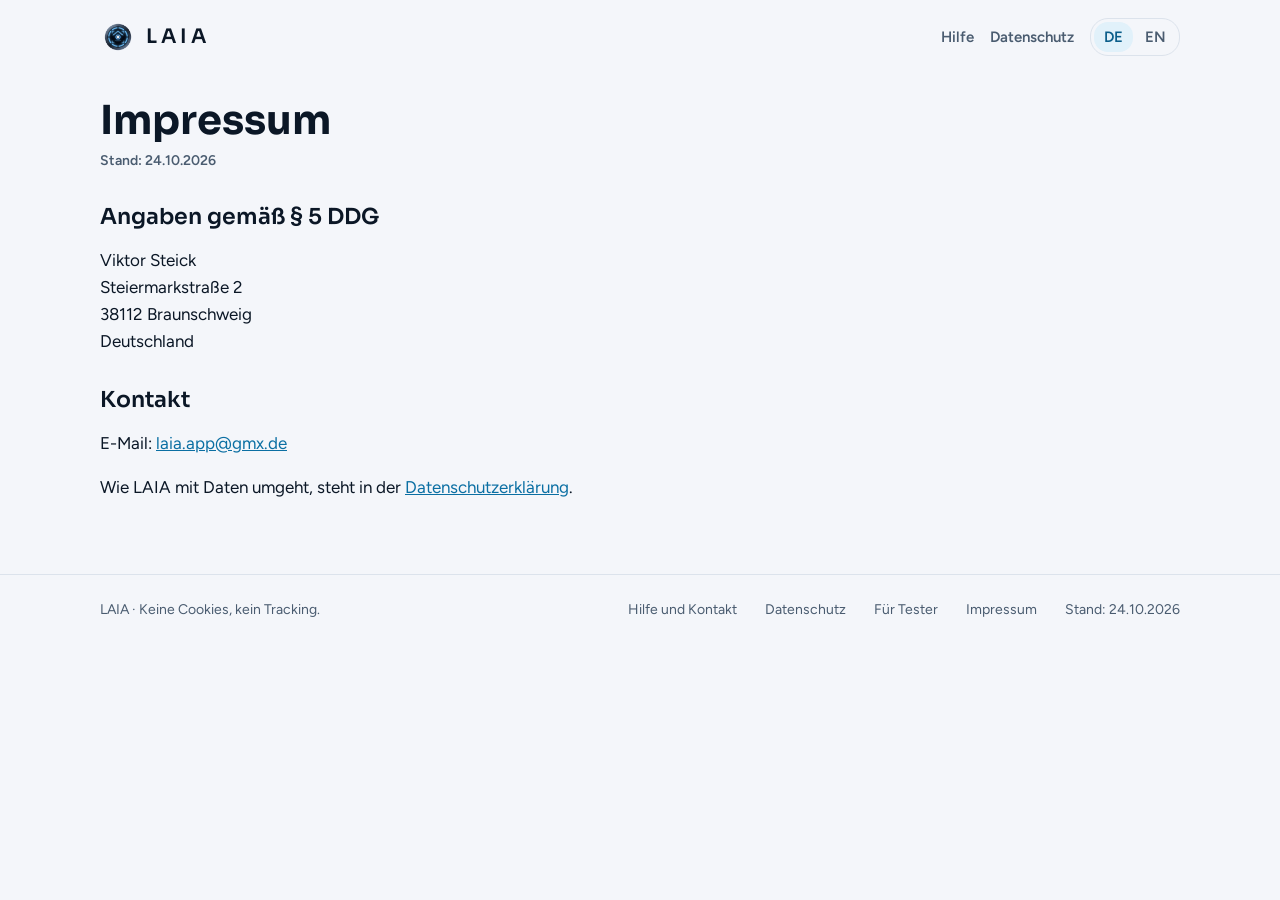
<file: de/impressum.html>
<!doctype html>
<html lang="de">
<head>
<meta charset="utf-8">
<meta name="viewport" content="width=device-width, initial-scale=1">
<title>Impressum – LAIA</title>
<meta name="description" content="Wer LAIA und diese Website anbietet und wie Sie Kontakt aufnehmen.">
<link rel="icon" href="/favicon.png" type="image/png">
<link rel="apple-touch-icon" href="/apple-touch-icon.png">
<link rel="stylesheet" href="/styles.css">
<link rel="alternate" hreflang="en" href="/en/legal-notice.html">
</head>
<body>
<header class="site-header">
  <div class="wrap">
    <a class="brand" href="/de/"><img src="/logo.png" alt="" width="36" height="36"><span>LAIA</span></a>
    <nav class="site-nav" aria-label="Seiten">
      <a href="/de/hilfe.html">Hilfe</a>
      <a href="/de/datenschutz.html">Datenschutz</a>
      <span class="lang"><a href="/de/impressum.html" lang="de" aria-current="true">DE</a><a href="/en/legal-notice.html" lang="en">EN</a></span>
    </nav>
  </div>
</header>
<main class="page">
  <div class="wrap">
    <article>
      <h1>Impressum</h1>
      <p class="updated">Stand: 24.10.2026</p>

      <h2>Angaben gemäß § 5 DDG</h2>
      <p>Viktor Steick<br>Steiermarkstraße 2<br>38112 Braunschweig<br>Deutschland</p>

      <h2>Kontakt</h2>
      <p>E-Mail: <a href="mailto:laia.app@gmx.de">laia.app@gmx.de</a></p>

      <p>Wie LAIA mit Daten umgeht, steht in der <a href="/de/datenschutz.html">Datenschutzerklärung</a>.</p>
    </article>
  </div>
</main>
<footer class="site-footer">
  <div class="wrap">
    <span>LAIA · Keine Cookies, kein Tracking.</span>
    <a href="/de/hilfe.html">Hilfe und Kontakt</a>
    <a href="/de/datenschutz.html">Datenschutz</a>
    <a href="/de/tester.html">Für Tester</a>
    <a href="/de/impressum.html">Impressum</a>
    <span>Stand: 24.10.2026</span>
  </div>
</footer>
</body>
</html>
</file>
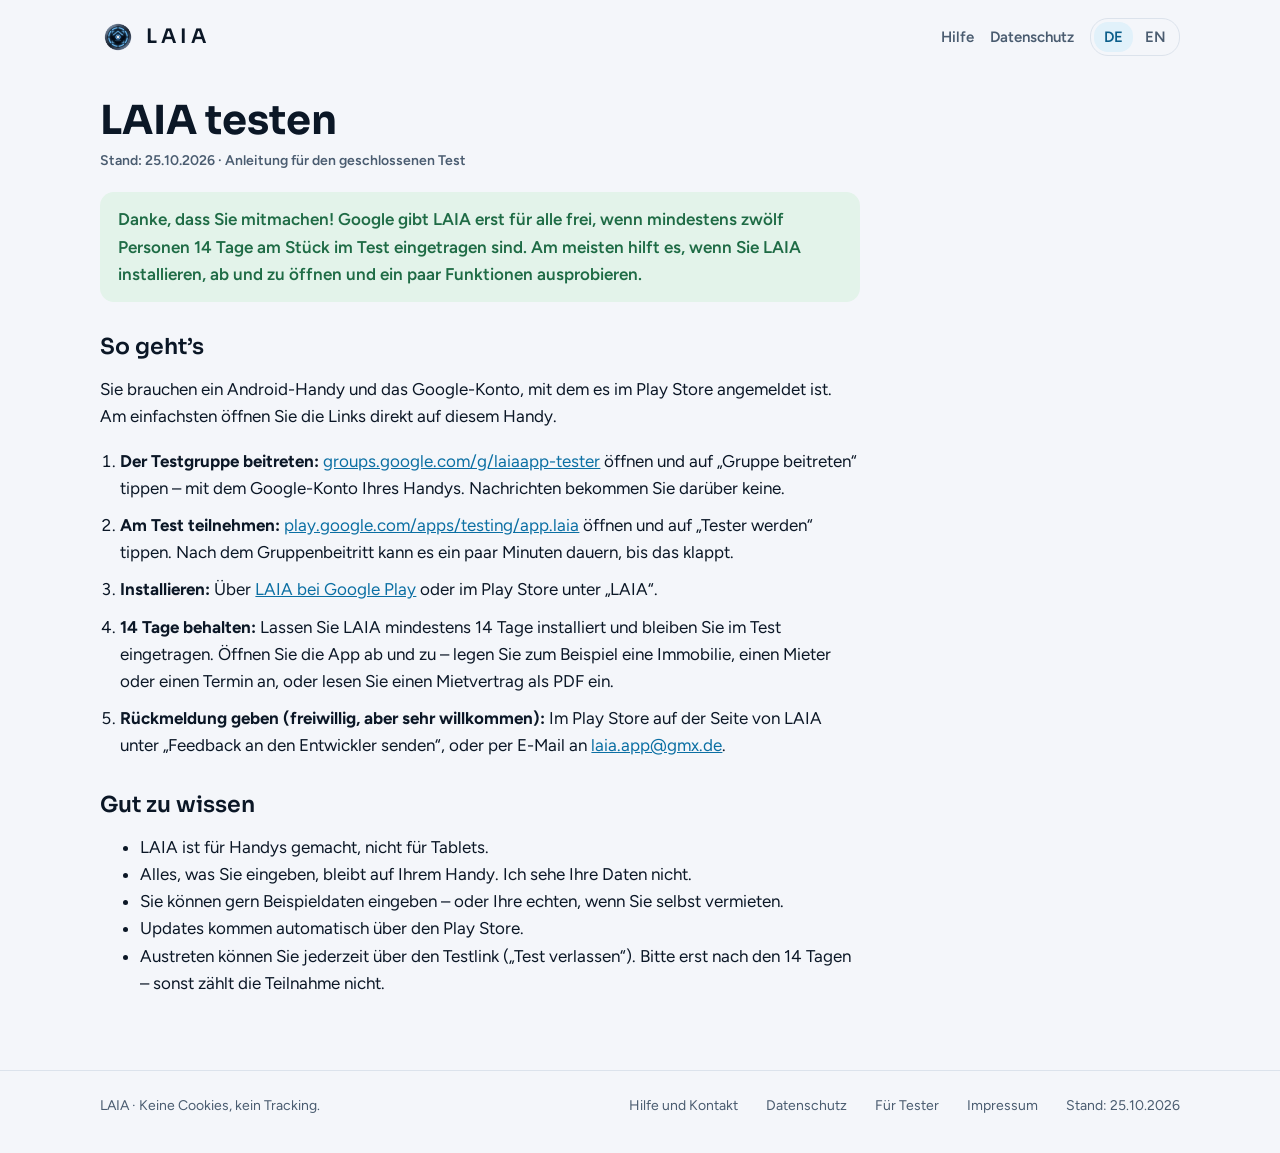
<file: de/tester.html>
<!doctype html>
<html lang="de">
<head>
<meta charset="utf-8">
<meta name="viewport" content="width=device-width, initial-scale=1">
<title>LAIA testen – Anleitung für Testerinnen und Tester</title>
<meta name="description" content="So nehmen Sie am geschlossenen Test von LAIA teil: Gruppe beitreten, Test beitreten, App installieren, 14 Tage behalten.">
<link rel="icon" href="/favicon.png" type="image/png">
<link rel="apple-touch-icon" href="/apple-touch-icon.png">
<link rel="stylesheet" href="/styles.css">
<link rel="alternate" hreflang="en" href="/en/tester.html">
</head>
<body>
<header class="site-header">
  <div class="wrap">
    <a class="brand" href="/de/"><img src="/logo.png" alt="" width="36" height="36"><span>LAIA</span></a>
    <nav class="site-nav" aria-label="Seiten">
      <a href="/de/hilfe.html">Hilfe</a>
      <a href="/de/datenschutz.html">Datenschutz</a>
      <span class="lang"><a href="/de/tester.html" lang="de" aria-current="true">DE</a><a href="/en/tester.html" lang="en">EN</a></span>
    </nav>
  </div>
</header>
<main class="page">
  <div class="wrap">
    <article>
      <h1>LAIA testen</h1>
      <p class="updated">Stand: 25.10.2026 · Anleitung für den geschlossenen Test</p>
      <p class="summary">Danke, dass Sie mitmachen! Google gibt LAIA erst für alle frei, wenn mindestens zwölf Personen 14 Tage am Stück im Test eingetragen sind. Am meisten hilft es, wenn Sie LAIA installieren, ab und zu öffnen und ein paar Funktionen ausprobieren.</p>

      <h2>So geht’s</h2>
      <p>Sie brauchen ein Android-Handy und das Google-Konto, mit dem es im Play Store angemeldet ist. Am einfachsten öffnen Sie die Links direkt auf diesem Handy.</p>
      <ol class="steps">
        <li><strong>Der Testgruppe beitreten:</strong> <a href="https://groups.google.com/g/laiaapp-tester">groups.google.com/g/laiaapp-tester</a> öffnen und auf „Gruppe beitreten“ tippen – mit dem Google-Konto Ihres Handys. Nachrichten bekommen Sie darüber keine.</li>
        <li><strong>Am Test teilnehmen:</strong> <a href="https://play.google.com/apps/testing/app.laia">play.google.com/apps/testing/app.laia</a> öffnen und auf „Tester werden“ tippen. Nach dem Gruppenbeitritt kann es ein paar Minuten dauern, bis das klappt.</li>
        <li><strong>Installieren:</strong> Über <a href="https://play.google.com/store/apps/details?id=app.laia">LAIA bei Google Play</a> oder im Play Store unter „LAIA“.</li>
        <li><strong>14 Tage behalten:</strong> Lassen Sie LAIA mindestens 14 Tage installiert und bleiben Sie im Test eingetragen. Öffnen Sie die App ab und zu – legen Sie zum Beispiel eine Immobilie, einen Mieter oder einen Termin an, oder lesen Sie einen Mietvertrag als PDF ein.</li>
        <li><strong>Rückmeldung geben (freiwillig, aber sehr willkommen):</strong> Im Play Store auf der Seite von LAIA unter „Feedback an den Entwickler senden“, oder per E-Mail an <a href="mailto:laia.app@gmx.de">laia.app@gmx.de</a>.</li>
      </ol>

      <h2>Gut zu wissen</h2>
      <ul>
        <li>LAIA ist für Handys gemacht, nicht für Tablets.</li>
        <li>Alles, was Sie eingeben, bleibt auf Ihrem Handy. Ich sehe Ihre Daten nicht.</li>
        <li>Sie können gern Beispieldaten eingeben – oder Ihre echten, wenn Sie selbst vermieten.</li>
        <li>Updates kommen automatisch über den Play Store.</li>
        <li>Austreten können Sie jederzeit über den Testlink („Test verlassen“). Bitte erst nach den 14 Tagen – sonst zählt die Teilnahme nicht.</li>
      </ul>
    </article>
  </div>
</main>
<footer class="site-footer">
  <div class="wrap">
    <span>LAIA · Keine Cookies, kein Tracking.</span>
    <a href="/de/hilfe.html">Hilfe und Kontakt</a>
    <a href="/de/datenschutz.html">Datenschutz</a>
    <a href="/de/tester.html">Für Tester</a>
    <a href="/de/impressum.html">Impressum</a>
    <span>Stand: 25.10.2026</span>
  </div>
</footer>
</body>
</html>
</file>
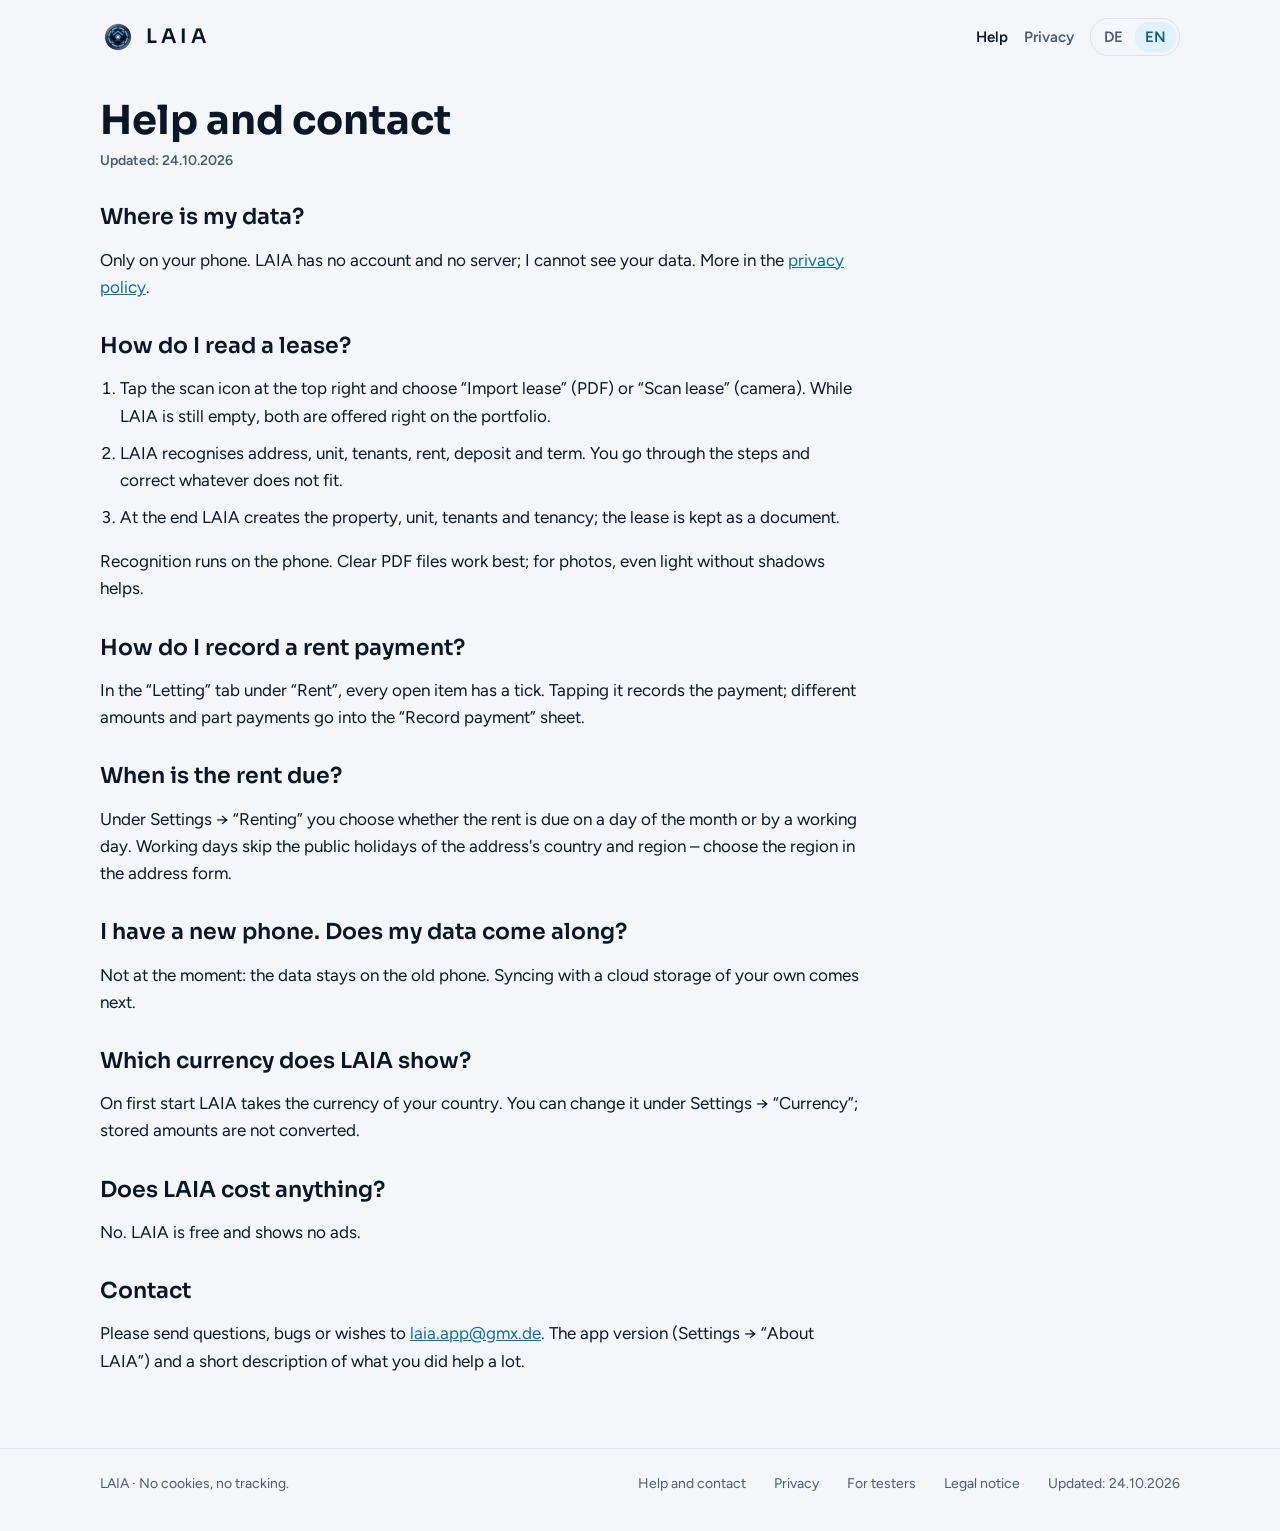
<file: en/help.html>
<!doctype html>
<html lang="en">
<head>
<meta charset="utf-8">
<meta name="viewport" content="width=device-width, initial-scale=1">
<title>Help and contact – LAIA</title>
<meta name="description" content="Answers to common questions about LAIA: where your data is, how to read a lease and how to get in touch.">
<link rel="icon" href="/favicon.png" type="image/png">
<link rel="apple-touch-icon" href="/apple-touch-icon.png">
<link rel="stylesheet" href="/styles.css">
<link rel="alternate" hreflang="de" href="/de/hilfe.html">
</head>
<body>
<header class="site-header">
  <div class="wrap">
    <a class="brand" href="/en/"><img src="/logo.png" alt="" width="36" height="36"><span>LAIA</span></a>
    <nav class="site-nav" aria-label="Pages">
      <a href="/en/help.html" aria-current="page">Help</a>
      <a href="/en/privacy.html">Privacy</a>
      <span class="lang"><a href="/de/hilfe.html" lang="de">DE</a><a href="/en/help.html" lang="en" aria-current="true">EN</a></span>
    </nav>
  </div>
</header>
<main class="page">
  <div class="wrap">
    <article>
      <h1>Help and contact</h1>
      <p class="updated">Updated: 24.10.2026</p>

      <h2>Where is my data?</h2>
      <p>Only on your phone. LAIA has no account and no server; I cannot see your data. More in the <a href="/en/privacy.html">privacy policy</a>.</p>

      <h2>How do I read a lease?</h2>
      <ol class="steps">
        <li>Tap the scan icon at the top right and choose “Import lease” (PDF) or “Scan lease” (camera). While LAIA is still empty, both are offered right on the portfolio.</li>
        <li>LAIA recognises address, unit, tenants, rent, deposit and term. You go through the steps and correct whatever does not fit.</li>
        <li>At the end LAIA creates the property, unit, tenants and tenancy; the lease is kept as a document.</li>
      </ol>
      <p>Recognition runs on the phone. Clear PDF files work best; for photos, even light without shadows helps.</p>

      <h2>How do I record a rent payment?</h2>
      <p>In the “Letting” tab under “Rent”, every open item has a tick. Tapping it records the payment; different amounts and part payments go into the “Record payment” sheet.</p>

      <h2>When is the rent due?</h2>
      <p>Under Settings → “Renting” you choose whether the rent is due on a day of the month or by a working day. Working days skip the public holidays of the address's country and region – choose the region in the address form.</p>

      <h2>I have a new phone. Does my data come along?</h2>
      <p>Not at the moment: the data stays on the old phone. Syncing with a cloud storage of your own comes next.</p>

      <h2>Which currency does LAIA show?</h2>
      <p>On first start LAIA takes the currency of your country. You can change it under Settings → “Currency”; stored amounts are not converted.</p>

      <h2>Does LAIA cost anything?</h2>
      <p>No. LAIA is free and shows no ads.</p>

      <h2 id="contact">Contact</h2>
      <p>Please send questions, bugs or wishes to <a href="mailto:laia.app@gmx.de">laia.app@gmx.de</a>. The app version (Settings → “About LAIA”) and a short description of what you did help a lot.</p>
    </article>
  </div>
</main>
<footer class="site-footer">
  <div class="wrap">
    <span>LAIA · No cookies, no tracking.</span>
    <a href="/en/help.html">Help and contact</a>
    <a href="/en/privacy.html">Privacy</a>
    <a href="/en/tester.html">For testers</a>
    <a href="/en/legal-notice.html">Legal notice</a>
    <span>Updated: 24.10.2026</span>
  </div>
</footer>
</body>
</html>
</file>
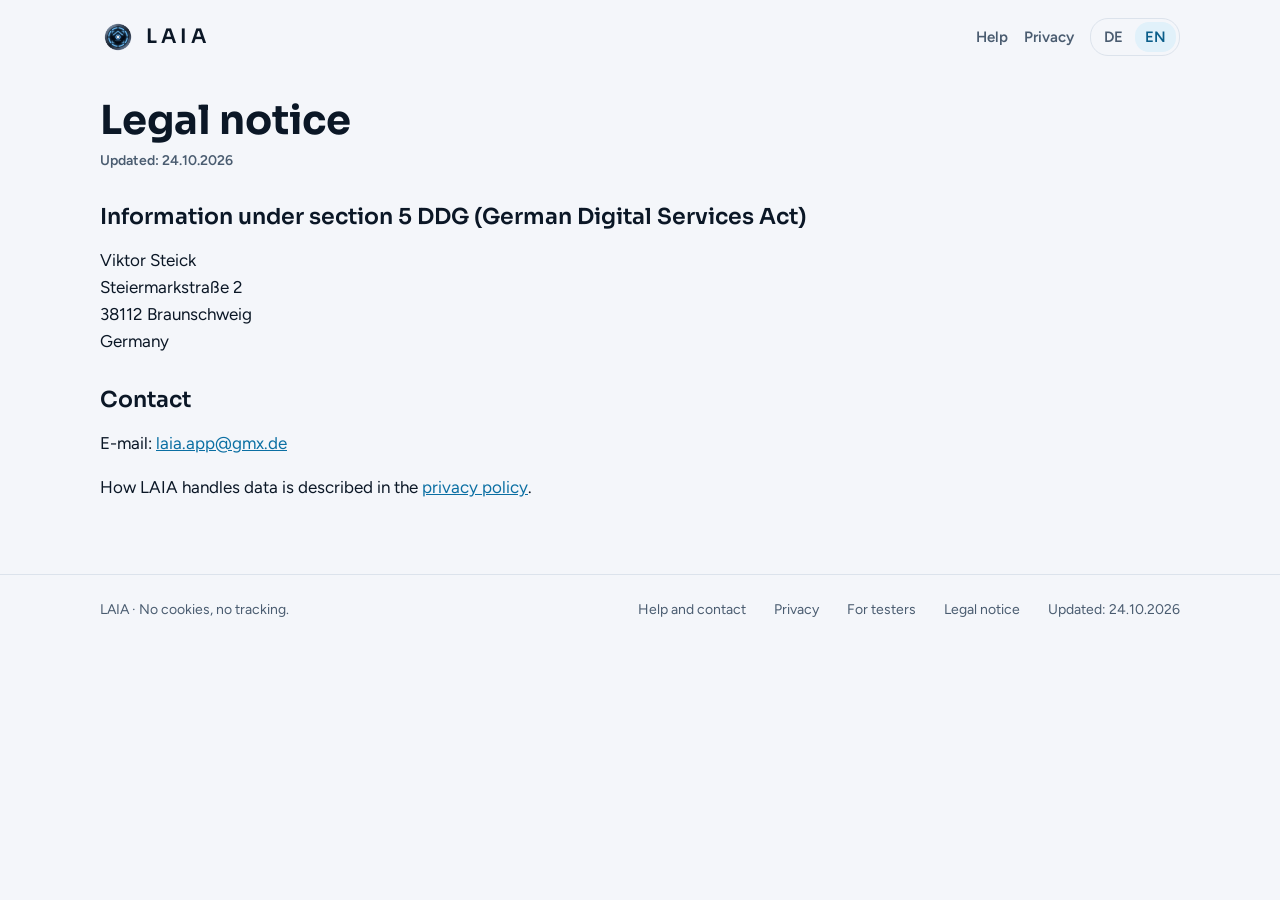
<file: en/legal-notice.html>
<!doctype html>
<html lang="en">
<head>
<meta charset="utf-8">
<meta name="viewport" content="width=device-width, initial-scale=1">
<title>Legal notice – LAIA</title>
<meta name="description" content="Who offers LAIA and this website, and how to get in touch.">
<link rel="icon" href="/favicon.png" type="image/png">
<link rel="apple-touch-icon" href="/apple-touch-icon.png">
<link rel="stylesheet" href="/styles.css">
<link rel="alternate" hreflang="de" href="/de/impressum.html">
</head>
<body>
<header class="site-header">
  <div class="wrap">
    <a class="brand" href="/en/"><img src="/logo.png" alt="" width="36" height="36"><span>LAIA</span></a>
    <nav class="site-nav" aria-label="Pages">
      <a href="/en/help.html">Help</a>
      <a href="/en/privacy.html">Privacy</a>
      <span class="lang"><a href="/de/impressum.html" lang="de">DE</a><a href="/en/legal-notice.html" lang="en" aria-current="true">EN</a></span>
    </nav>
  </div>
</header>
<main class="page">
  <div class="wrap">
    <article>
      <h1>Legal notice</h1>
      <p class="updated">Updated: 24.10.2026</p>

      <h2>Information under section 5 DDG (German Digital Services Act)</h2>
      <p>Viktor Steick<br>Steiermarkstraße 2<br>38112 Braunschweig<br>Germany</p>

      <h2>Contact</h2>
      <p>E-mail: <a href="mailto:laia.app@gmx.de">laia.app@gmx.de</a></p>

      <p>How LAIA handles data is described in the <a href="/en/privacy.html">privacy policy</a>.</p>
    </article>
  </div>
</main>
<footer class="site-footer">
  <div class="wrap">
    <span>LAIA · No cookies, no tracking.</span>
    <a href="/en/help.html">Help and contact</a>
    <a href="/en/privacy.html">Privacy</a>
    <a href="/en/tester.html">For testers</a>
    <a href="/en/legal-notice.html">Legal notice</a>
    <span>Updated: 24.10.2026</span>
  </div>
</footer>
</body>
</html>
</file>
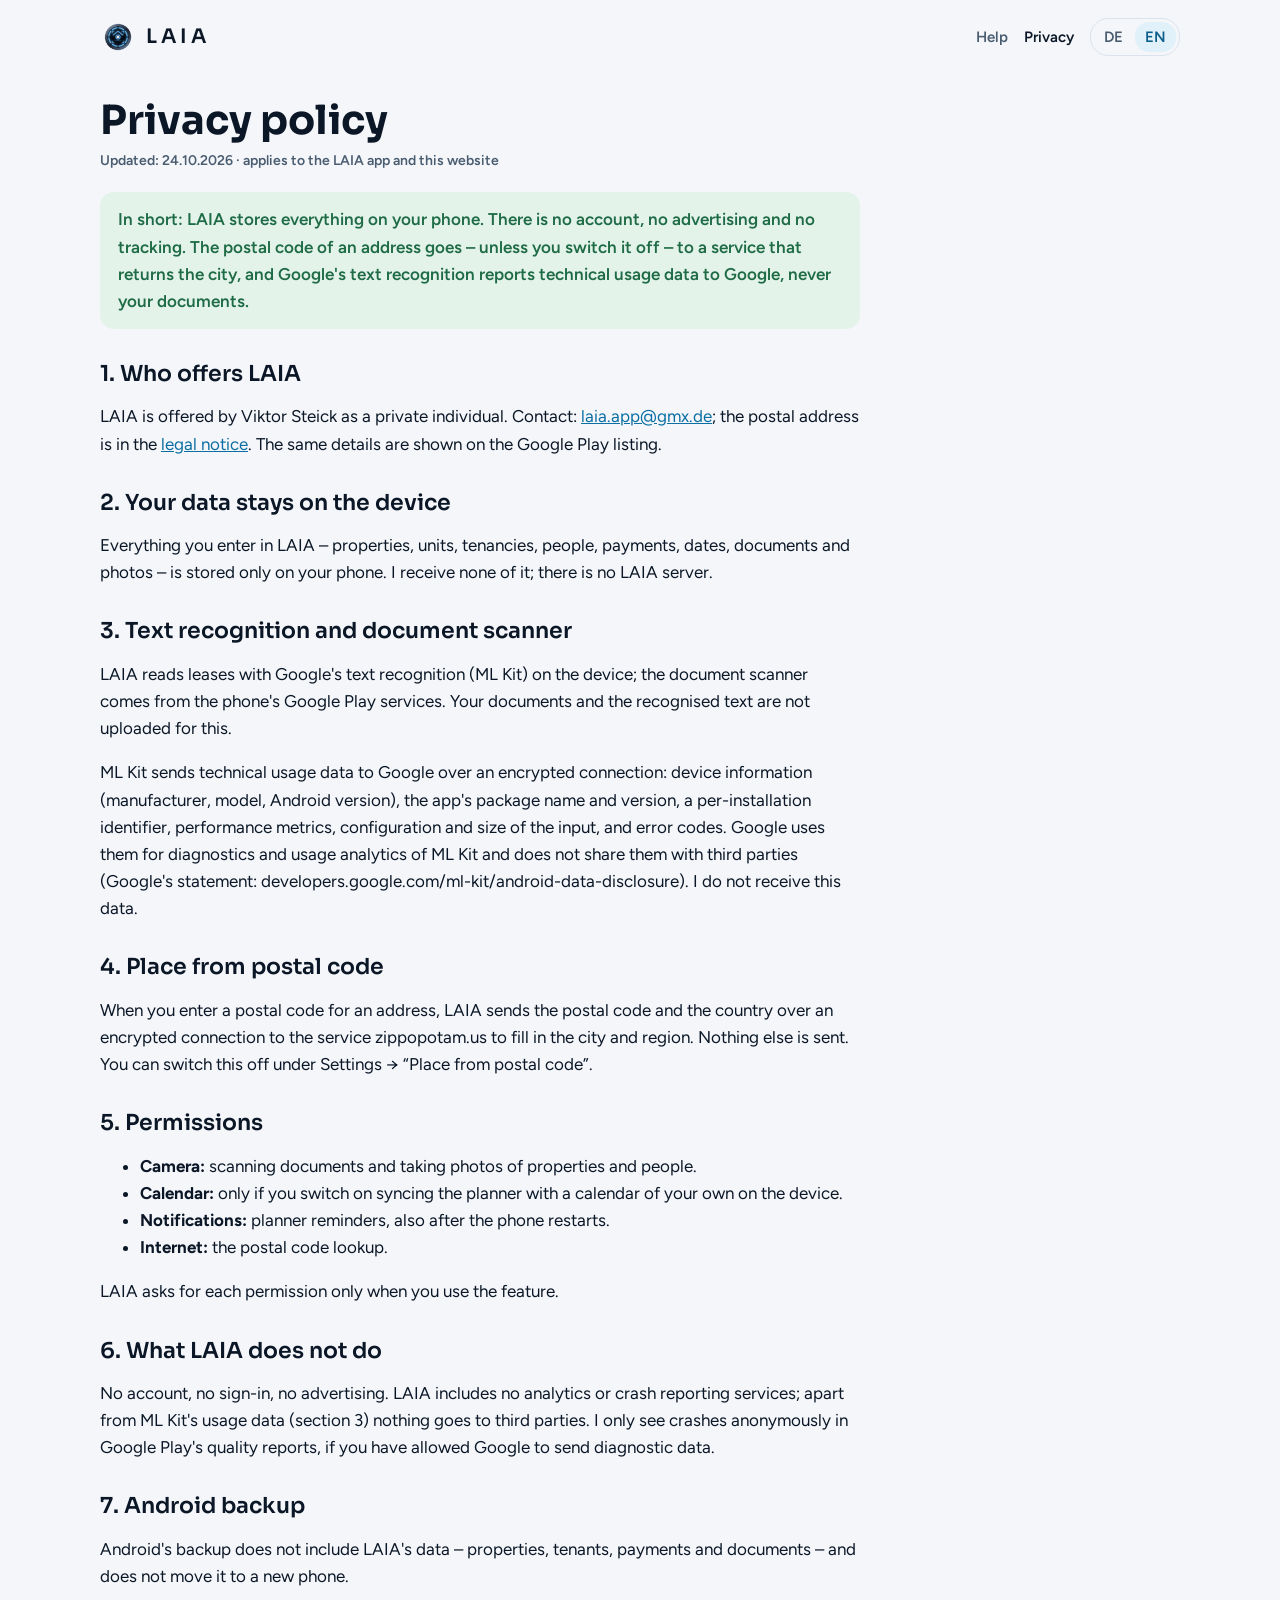
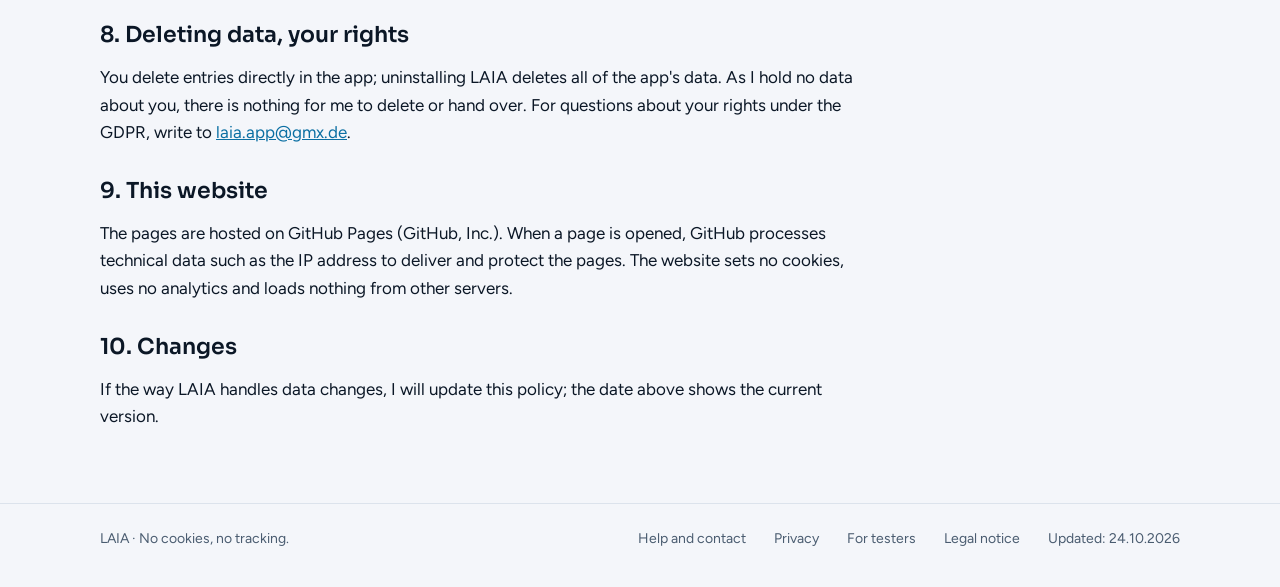
<file: en/privacy.html>
<!doctype html>
<html lang="en">
<head>
<meta charset="utf-8">
<meta name="viewport" content="width=device-width, initial-scale=1">
<title>Privacy policy – LAIA</title>
<meta name="description" content="How LAIA handles your data: everything stays on your phone, no account, no ads, no tracking.">
<link rel="icon" href="/favicon.png" type="image/png">
<link rel="apple-touch-icon" href="/apple-touch-icon.png">
<link rel="stylesheet" href="/styles.css">
<link rel="alternate" hreflang="de" href="/de/datenschutz.html">
</head>
<body>
<header class="site-header">
  <div class="wrap">
    <a class="brand" href="/en/"><img src="/logo.png" alt="" width="36" height="36"><span>LAIA</span></a>
    <nav class="site-nav" aria-label="Pages">
      <a href="/en/help.html">Help</a>
      <a href="/en/privacy.html" aria-current="page">Privacy</a>
      <span class="lang"><a href="/de/datenschutz.html" lang="de">DE</a><a href="/en/privacy.html" lang="en" aria-current="true">EN</a></span>
    </nav>
  </div>
</header>
<main class="page">
  <div class="wrap">
    <article>
      <h1>Privacy policy</h1>
      <p class="updated">Updated: 24.10.2026 · applies to the LAIA app and this website</p>
      <p class="summary">In short: LAIA stores everything on your phone. There is no account, no advertising and no tracking. The postal code of an address goes – unless you switch it off – to a service that returns the city, and Google's text recognition reports technical usage data to Google, never your documents.</p>

      <h2 id="who">1. Who offers LAIA</h2>
      <p>LAIA is offered by Viktor Steick as a private individual. Contact: <a href="mailto:laia.app@gmx.de">laia.app@gmx.de</a>; the postal address is in the <a href="/en/legal-notice.html">legal notice</a>. The same details are shown on the Google Play listing.</p>

      <h2 id="data">2. Your data stays on the device</h2>
      <p>Everything you enter in LAIA – properties, units, tenancies, people, payments, dates, documents and photos – is stored only on your phone. I receive none of it; there is no LAIA server.</p>

      <h2 id="ocr">3. Text recognition and document scanner</h2>
      <p>LAIA reads leases with Google's text recognition (ML Kit) on the device; the document scanner comes from the phone's Google Play services. Your documents and the recognised text are not uploaded for this.</p>
      <p>ML Kit sends technical usage data to Google over an encrypted connection: device information (manufacturer, model, Android version), the app's package name and version, a per-installation identifier, performance metrics, configuration and size of the input, and error codes. Google uses them for diagnostics and usage analytics of ML Kit and does not share them with third parties (Google's statement: developers.google.com/ml-kit/android-data-disclosure). I do not receive this data.</p>

      <h2 id="postcode">4. Place from postal code</h2>
      <p>When you enter a postal code for an address, LAIA sends the postal code and the country over an encrypted connection to the service zippopotam.us to fill in the city and region. Nothing else is sent. You can switch this off under Settings → “Place from postal code”.</p>

      <h2 id="permissions">5. Permissions</h2>
      <ul>
        <li><strong>Camera:</strong> scanning documents and taking photos of properties and people.</li>
        <li><strong>Calendar:</strong> only if you switch on syncing the planner with a calendar of your own on the device.</li>
        <li><strong>Notifications:</strong> planner reminders, also after the phone restarts.</li>
        <li><strong>Internet:</strong> the postal code lookup.</li>
      </ul>
      <p>LAIA asks for each permission only when you use the feature.</p>

      <h2 id="not">6. What LAIA does not do</h2>
      <p>No account, no sign-in, no advertising. LAIA includes no analytics or crash reporting services; apart from ML Kit's usage data (section 3) nothing goes to third parties. I only see crashes anonymously in Google Play's quality reports, if you have allowed Google to send diagnostic data.</p>

      <h2 id="backup">7. Android backup</h2>
      <p>Android's backup does not include LAIA's data – properties, tenants, payments and documents – and does not move it to a new phone.</p>

      <h2 id="delete">8. Deleting data, your rights</h2>
      <p>You delete entries directly in the app; uninstalling LAIA deletes all of the app's data. As I hold no data about you, there is nothing for me to delete or hand over. For questions about your rights under the GDPR, write to <a href="mailto:laia.app@gmx.de">laia.app@gmx.de</a>.</p>

      <h2 id="website">9. This website</h2>
      <p>The pages are hosted on GitHub Pages (GitHub, Inc.). When a page is opened, GitHub processes technical data such as the IP address to deliver and protect the pages. The website sets no cookies, uses no analytics and loads nothing from other servers.</p>

      <h2 id="changes">10. Changes</h2>
      <p>If the way LAIA handles data changes, I will update this policy; the date above shows the current version.</p>
    </article>
  </div>
</main>
<footer class="site-footer">
  <div class="wrap">
    <span>LAIA · No cookies, no tracking.</span>
    <a href="/en/help.html">Help and contact</a>
    <a href="/en/privacy.html">Privacy</a>
    <a href="/en/tester.html">For testers</a>
    <a href="/en/legal-notice.html">Legal notice</a>
    <span>Updated: 24.10.2026</span>
  </div>
</footer>
</body>
</html>
</file>
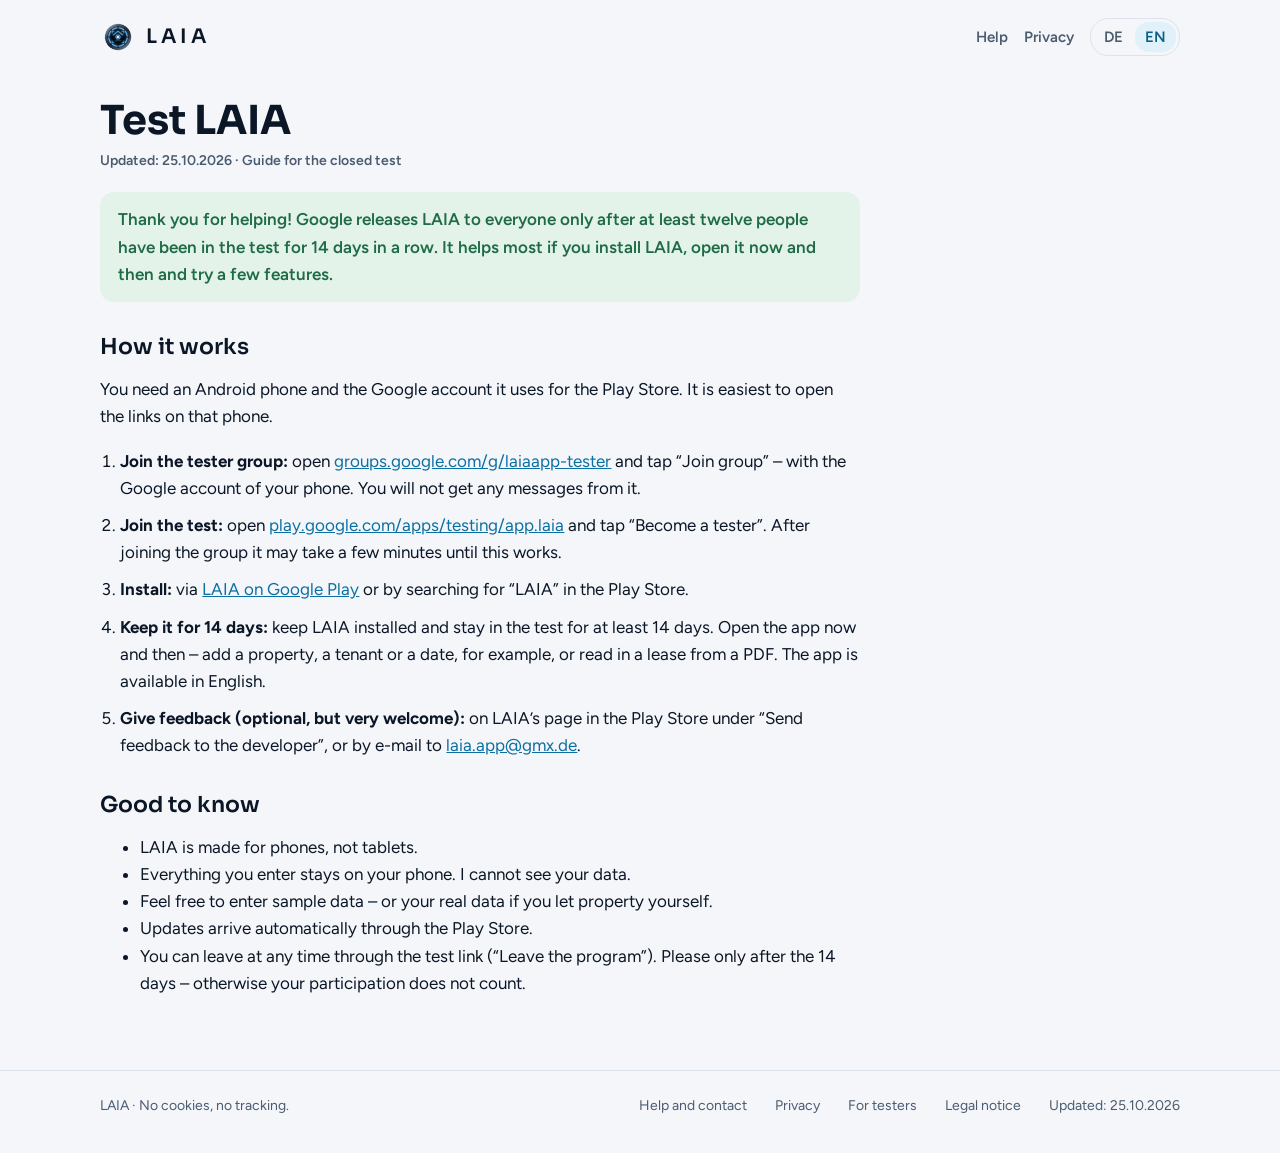
<file: en/tester.html>
<!doctype html>
<html lang="en">
<head>
<meta charset="utf-8">
<meta name="viewport" content="width=device-width, initial-scale=1">
<title>Test LAIA – a guide for testers</title>
<meta name="description" content="How to join the closed test of LAIA: join the group, join the test, install the app, keep it for 14 days.">
<link rel="icon" href="/favicon.png" type="image/png">
<link rel="apple-touch-icon" href="/apple-touch-icon.png">
<link rel="stylesheet" href="/styles.css">
<link rel="alternate" hreflang="de" href="/de/tester.html">
</head>
<body>
<header class="site-header">
  <div class="wrap">
    <a class="brand" href="/en/"><img src="/logo.png" alt="" width="36" height="36"><span>LAIA</span></a>
    <nav class="site-nav" aria-label="Pages">
      <a href="/en/help.html">Help</a>
      <a href="/en/privacy.html">Privacy</a>
      <span class="lang"><a href="/de/tester.html" lang="de">DE</a><a href="/en/tester.html" lang="en" aria-current="true">EN</a></span>
    </nav>
  </div>
</header>
<main class="page">
  <div class="wrap">
    <article>
      <h1>Test LAIA</h1>
      <p class="updated">Updated: 25.10.2026 · Guide for the closed test</p>
      <p class="summary">Thank you for helping! Google releases LAIA to everyone only after at least twelve people have been in the test for 14 days in a row. It helps most if you install LAIA, open it now and then and try a few features.</p>

      <h2>How it works</h2>
      <p>You need an Android phone and the Google account it uses for the Play Store. It is easiest to open the links on that phone.</p>
      <ol class="steps">
        <li><strong>Join the tester group:</strong> open <a href="https://groups.google.com/g/laiaapp-tester">groups.google.com/g/laiaapp-tester</a> and tap “Join group” – with the Google account of your phone. You will not get any messages from it.</li>
        <li><strong>Join the test:</strong> open <a href="https://play.google.com/apps/testing/app.laia">play.google.com/apps/testing/app.laia</a> and tap “Become a tester”. After joining the group it may take a few minutes until this works.</li>
        <li><strong>Install:</strong> via <a href="https://play.google.com/store/apps/details?id=app.laia">LAIA on Google Play</a> or by searching for “LAIA” in the Play Store.</li>
        <li><strong>Keep it for 14 days:</strong> keep LAIA installed and stay in the test for at least 14 days. Open the app now and then – add a property, a tenant or a date, for example, or read in a lease from a PDF. The app is available in English.</li>
        <li><strong>Give feedback (optional, but very welcome):</strong> on LAIA’s page in the Play Store under “Send feedback to the developer”, or by e-mail to <a href="mailto:laia.app@gmx.de">laia.app@gmx.de</a>.</li>
      </ol>

      <h2>Good to know</h2>
      <ul>
        <li>LAIA is made for phones, not tablets.</li>
        <li>Everything you enter stays on your phone. I cannot see your data.</li>
        <li>Feel free to enter sample data – or your real data if you let property yourself.</li>
        <li>Updates arrive automatically through the Play Store.</li>
        <li>You can leave at any time through the test link (“Leave the program”). Please only after the 14 days – otherwise your participation does not count.</li>
      </ul>
    </article>
  </div>
</main>
<footer class="site-footer">
  <div class="wrap">
    <span>LAIA · No cookies, no tracking.</span>
    <a href="/en/help.html">Help and contact</a>
    <a href="/en/privacy.html">Privacy</a>
    <a href="/en/tester.html">For testers</a>
    <a href="/en/legal-notice.html">Legal notice</a>
    <span>Updated: 25.10.2026</span>
  </div>
</footer>
</body>
</html>
</file>
<file: styles.css>
/* LAIA website (spec 024, contracts/website.md). Fonts served from /fonts, light and dark follow the device.
   The final look follows the variant chosen on the canvas (round 13); this sheet is the shared base. */
@font-face { font-family: 'Sora'; font-weight: 600; font-display: swap; src: url('/fonts/Sora-600.ttf') format('truetype'); }
@font-face { font-family: 'Sora'; font-weight: 700; font-display: swap; src: url('/fonts/Sora-700.ttf') format('truetype'); }
@font-face { font-family: 'Figtree'; font-weight: 400; font-display: swap; src: url('/fonts/Figtree-400.ttf') format('truetype'); }
@font-face { font-family: 'Figtree'; font-weight: 600; font-display: swap; src: url('/fonts/Figtree-600.ttf') format('truetype'); }
@font-face { font-family: 'Figtree'; font-weight: 700; font-display: swap; src: url('/fonts/Figtree-700.ttf') format('truetype'); }

:root {
  --bg: #F4F6FA;
  --surface: #FFFFFF;
  --band: #FFFFFF;
  --text: #0B1726;
  --muted: #4A5C70;
  --border: #DCE3EC;
  --tint: #E1F1FA;
  --tint-fg: #0B5E8A;
  --link: #0B6FA3;
  --frame: #0F2F52;
  --shadow: rgba(15, 47, 82, 0.18);
  --note-bg: #E3F3EA;
  --note-fg: #1E6B45;
  color-scheme: light dark;
}

@media (prefers-color-scheme: dark) {
  :root {
    --bg: #07121F;
    --surface: #0E1C2E;
    --band: #0B1828;
    --text: #E7EEF6;
    --muted: #A9BCD0;
    --border: #1E3048;
    --tint: #12304A;
    --tint-fg: #9CD4FF;
    --link: #6EC1FF;
    --frame: #1A2B40;
    --shadow: rgba(0, 0, 0, 0.45);
    --note-bg: #12301F;
    --note-fg: #9BE0B5;
  }
}

* { box-sizing: border-box; }
html { -webkit-text-size-adjust: 100%; }
body { margin: 0; background: var(--bg); color: var(--text); font-family: Figtree, system-ui, sans-serif; font-size: 17px; line-height: 1.6; }
a { color: var(--link); }
a:hover { opacity: 0.85; }
img { max-width: 100%; height: auto; }
h1, h2, h3 { font-family: Sora, Figtree, sans-serif; line-height: 1.15; }

.wrap { max-width: 1120px; margin: 0 auto; padding: 0 20px; }

.site-header .wrap { display: flex; flex-wrap: wrap; align-items: center; gap: 12px 20px; padding-top: 18px; padding-bottom: 18px; }
.brand { display: flex; align-items: center; gap: 10px; text-decoration: none; color: var(--text); flex-grow: 1; }
.brand img { width: 36px; height: 36px; }
.brand span { font-family: Sora, sans-serif; font-size: 20px; font-weight: 600; letter-spacing: 4px; }
.site-nav { display: flex; flex-wrap: wrap; align-items: center; gap: 16px; font-size: 15px; font-weight: 600; }
.site-nav a { color: var(--muted); text-decoration: none; }
.site-nav a[aria-current="page"] { color: var(--text); }
.lang { display: flex; gap: 2px; border: 1px solid var(--border); border-radius: 18px; padding: 3px; }
.lang a { padding: 3px 10px; border-radius: 14px; }
.lang a[aria-current="true"] { background: var(--tint); color: var(--tint-fg); }

.hero .wrap { display: flex; flex-wrap: wrap; align-items: center; gap: 40px; padding-top: 32px; padding-bottom: 56px; }
.hero-text { flex: 1 1 360px; min-width: 0; display: flex; flex-direction: column; gap: 18px; }
.eyebrow { align-self: flex-start; font-size: 13px; font-weight: 700; letter-spacing: 0.6px; color: var(--tint-fg); background: var(--tint); border-radius: 6px; padding: 3px 10px; text-transform: uppercase; }
.hero h1 { margin: 0; font-size: clamp(34px, 6vw, 52px); font-weight: 700; letter-spacing: -0.5px; }
.lead { margin: 0; font-size: 19px; color: var(--muted); }
.actions { display: flex; flex-wrap: wrap; align-items: center; gap: 18px; margin-top: 6px; }
.store-badge { display: inline-flex; align-items: center; gap: 12px; height: 56px; padding: 0 22px 0 16px; border-radius: 12px; background: #000; color: #fff; text-decoration: none; border: 1px solid #5B6E84; }
.store-badge small { display: block; font-size: 11px; font-weight: 600; letter-spacing: 0.4px; line-height: 1.1; }
.store-badge strong { display: block; font-size: 21px; font-weight: 600; line-height: 1.1; }
.text-link { font-size: 15px; font-weight: 700; text-decoration: none; }
.phone { flex: 0 1 340px; min-width: 0; display: flex; justify-content: center; }
.phone .frame { width: 320px; max-width: 100%; border-radius: 42px; padding: 11px; background: var(--frame); box-shadow: 0 24px 60px var(--shadow); }
.phone .frame img { display: block; width: 100%; border-radius: 32px; }

.strengths { background: var(--band); border-top: 1px solid var(--border); border-bottom: 1px solid var(--border); }
/* Six strengths in even rows: three columns, two on a tablet, one on a phone (never 4 + 2). */
.strengths .wrap { display: grid; grid-template-columns: repeat(3, minmax(0, 1fr)); gap: 28px; padding-top: 44px; padding-bottom: 44px; }
@media (max-width: 860px) { .strengths .wrap { grid-template-columns: repeat(2, minmax(0, 1fr)); } }
@media (max-width: 560px) { .strengths .wrap { grid-template-columns: 1fr; } }
.strength h2 { margin: 10px 0 6px 0; font-size: 19px; font-weight: 600; }
.strength p { margin: 0; font-size: 15px; color: var(--muted); }
.icon { width: 44px; height: 44px; border-radius: 12px; background: var(--tint); color: var(--tint-fg); display: flex; align-items: center; justify-content: center; }

.gallery .wrap { padding-top: 56px; padding-bottom: 56px; }
.gallery h2 { margin: 0 0 28px 0; font-size: 30px; font-weight: 600; text-align: center; }
.shots { display: grid; grid-template-columns: repeat(auto-fit, minmax(220px, 1fr)); gap: 28px; justify-items: center; }
.shots figure { margin: 0; max-width: 280px; display: flex; flex-direction: column; align-items: center; gap: 12px; }
.shots .frame { border-radius: 32px; padding: 9px; background: var(--frame); box-shadow: 0 16px 40px var(--shadow); }
.shots img { display: block; border-radius: 24px; }
.shots figcaption { font-size: 15px; font-weight: 600; text-align: center; }

.page .wrap { padding-top: 24px; padding-bottom: 56px; }
.page article { max-width: 760px; }
.page h1 { margin: 0 0 6px 0; font-size: clamp(30px, 5vw, 40px); font-weight: 700; }
.page h2 { margin: 32px 0 8px 0; font-size: 22px; font-weight: 600; }
.page h3 { margin: 24px 0 6px 0; font-size: 18px; font-weight: 600; }
.updated { margin: 0 0 20px 0; font-size: 14px; font-weight: 600; color: var(--muted); }
.summary { margin: 0 0 8px 0; padding: 14px 18px; border-radius: 14px; background: var(--note-bg); color: var(--note-fg); font-weight: 600; }
.steps { padding-left: 1.2em; }
.steps li { margin-bottom: 10px; }
.placeholder { background: #FFF1DC; color: #8A4B06; border-radius: 4px; padding: 0 4px; }

.site-footer { border-top: 1px solid var(--border); }
.site-footer .wrap { display: flex; flex-wrap: wrap; align-items: center; gap: 12px 28px; padding-top: 24px; padding-bottom: 36px; font-size: 14px; color: var(--muted); }
.site-footer .wrap > span:first-child { flex-grow: 1; }
.site-footer a { color: var(--muted); text-decoration: none; }
</file>
